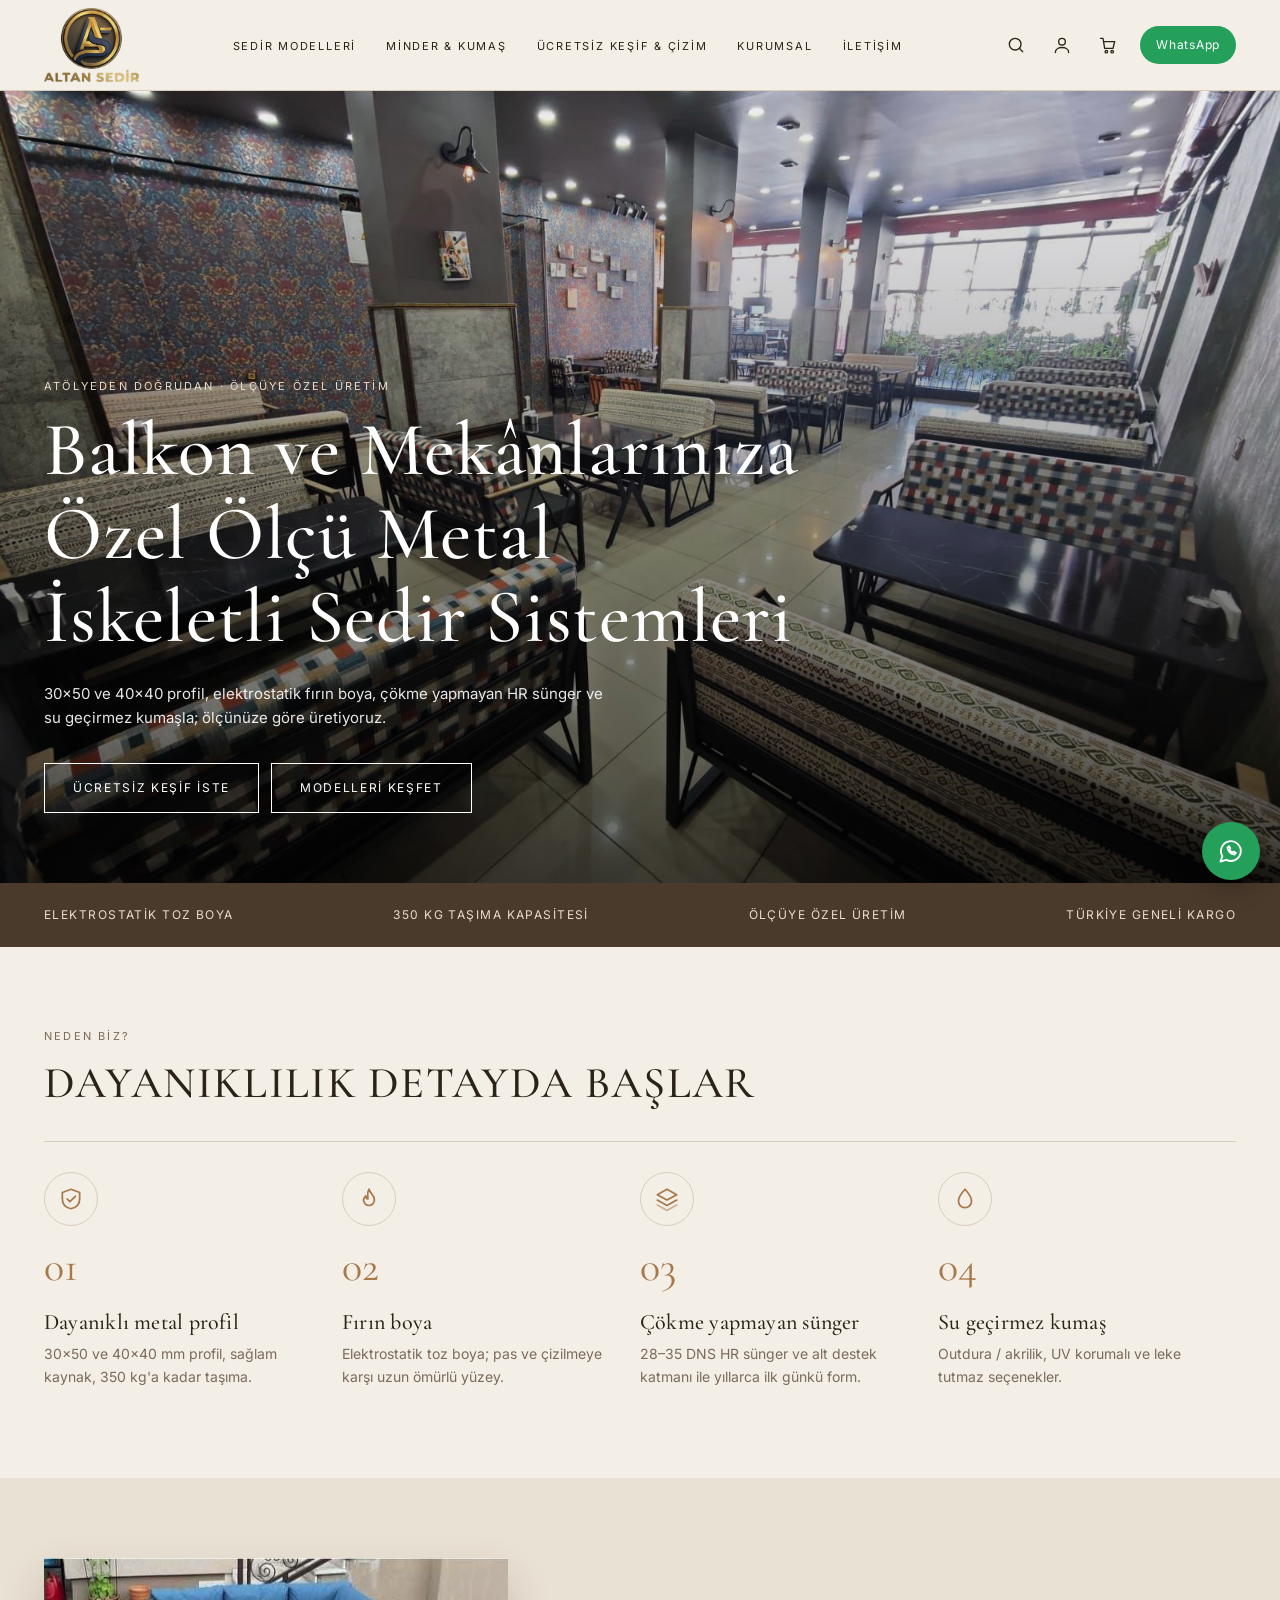
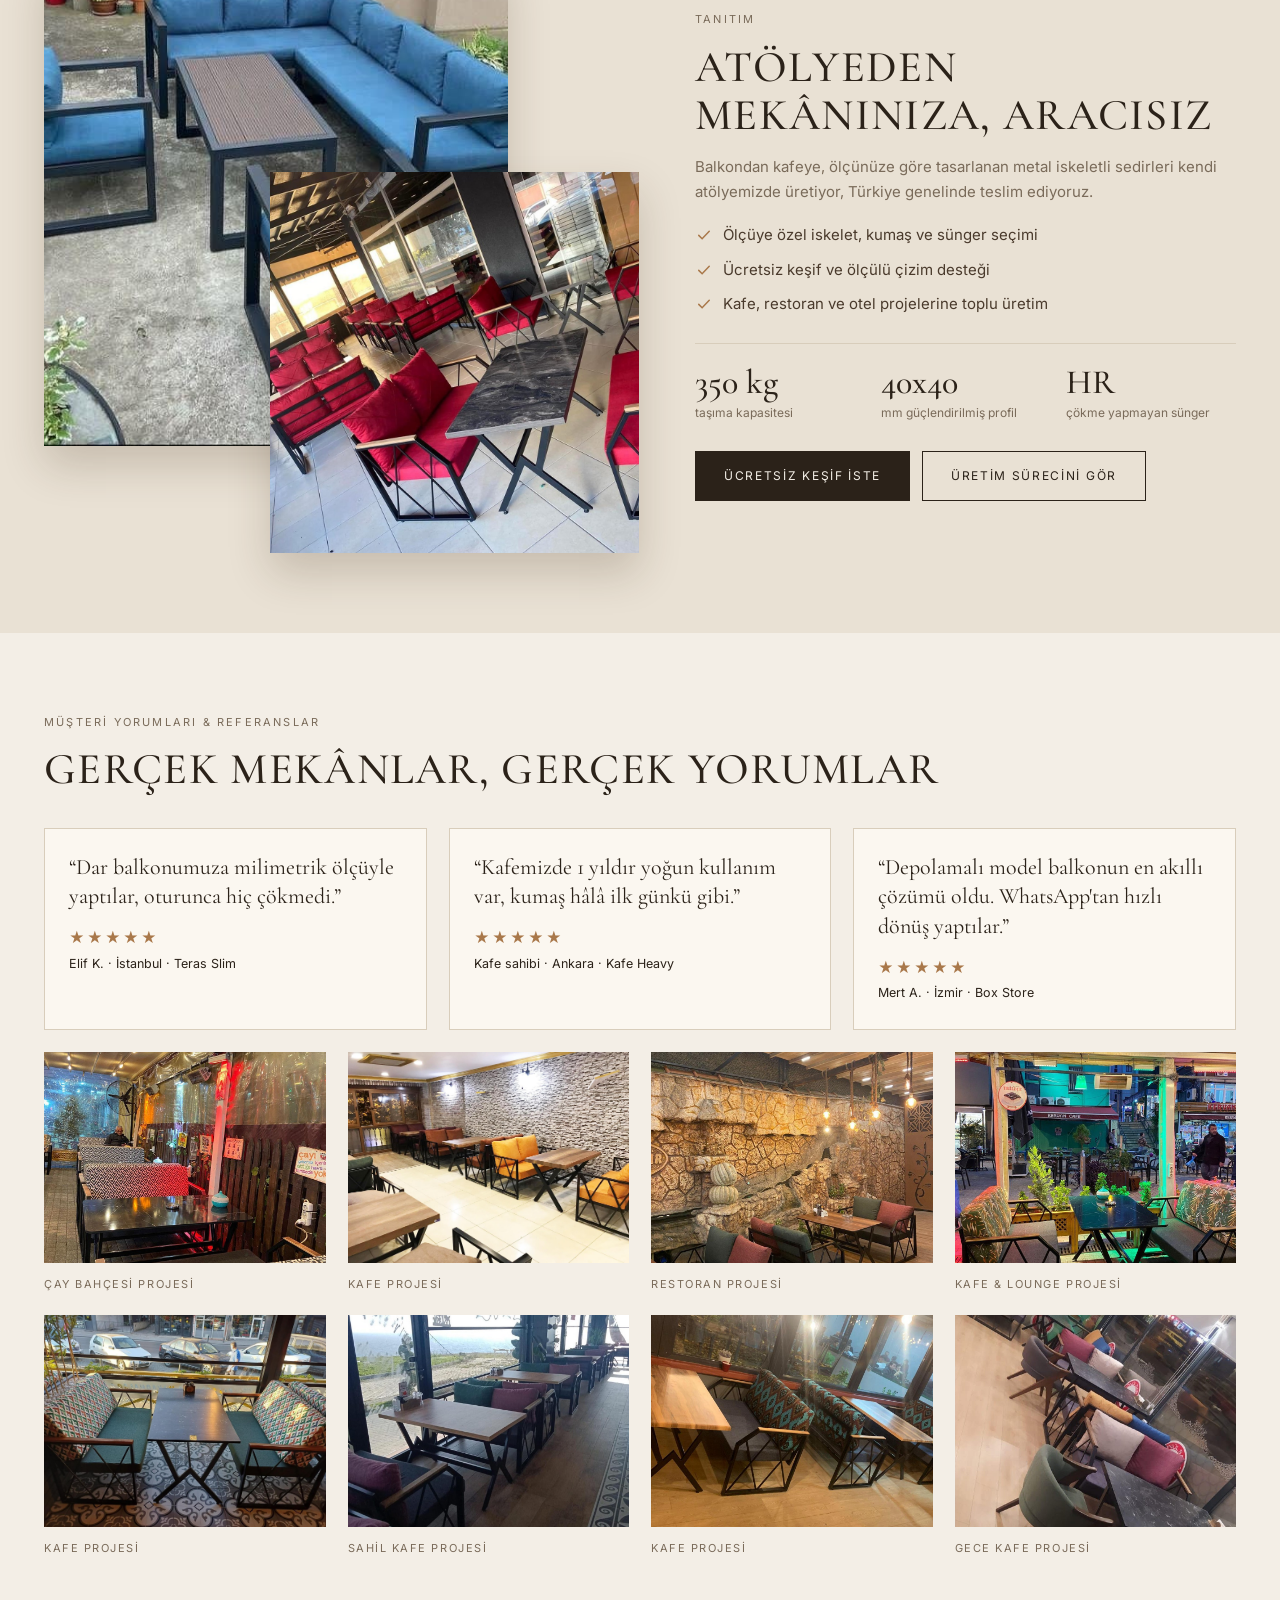
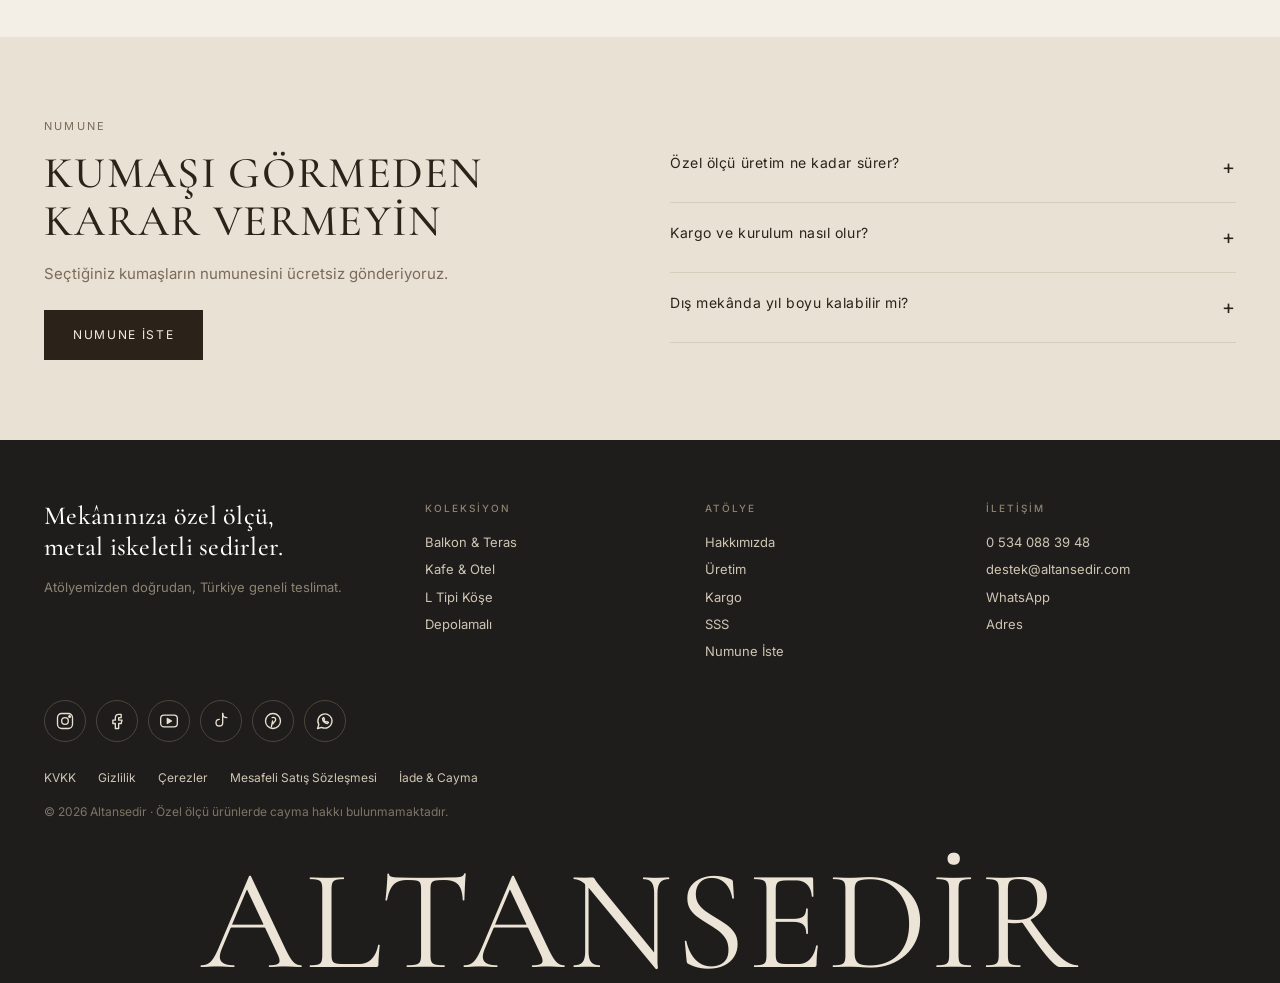
<file: index.html>
<!doctype html><html lang="tr"><head><meta charset="utf-8"><meta name="viewport" content="width=device-width,initial-scale=1">
<title>Altansedir — Özel Ölçü Metal İskeletli Sedir</title>
<meta name="description" content="Balkon, bahçe, ev ve kafe için özel ölçü metal profil iskeletli sedir sistemleri. Elektrostatik boya, HR sünger, su geçirmez kumaş.">
<link rel="preconnect" href="https://fonts.googleapis.com"><link href="https://fonts.googleapis.com/css2?family=Cormorant+Garamond:wght@400;500;600&family=Inter:wght@400;500&display=swap" rel="stylesheet">
<link rel="stylesheet" href="assets/style.css"></head><body>
<div id="hdr"></div>
<section class="hero" style="padding:0" data-photo="hero" data-keep><div class="art" id="heroart"></div><div class="wrap"><span class="eyebrow" style="color:#e9dcc8">Atölyeden doğrudan · Ölçüye özel üretim</span>
<h1>Balkon ve Mekânlarınıza Özel Ölçü Metal İskeletli Sedir Sistemleri</h1>
<p>30x50 ve 40x40 profil, elektrostatik fırın boya, çökme yapmayan HR sünger ve su geçirmez kumaşla; ölçünüze göre üretiyoruz.</p>
<a class="btn light" href="ozel-olcu.html">Ücretsiz Keşif İste</a> <a class="btn light" href="sedir-modelleri.html" style="margin-left:8px">Modelleri Keşfet</a></div></section>
<div class="trust"><div class="wrap"><span>Elektrostatik toz boya</span><span>350 kg taşıma kapasitesi</span><span>Ölçüye özel üretim</span><span>Türkiye geneli kargo</span></div></div>







<section><div class="wrap"><span class="eyebrow">Neden Biz?</span><h2 style="margin-bottom:34px">Dayanıklılık detayda başlar</h2>
<div class="why"><div><div class="wi"><svg width="26" height="26" viewBox="0 0 24 24" fill="none" stroke="currentColor" stroke-width="1.6" stroke-linecap="round" stroke-linejoin="round"><path d="M12 3l8 3v6c0 5-3.5 8-8 9-4.5-1-8-4-8-9V6z"/><path d="M8.5 12l2.5 2.5L16 9.5"/></svg></div><span class="n">01</span><h3>Dayanıklı metal profil</h3><p>30x50 ve 40x40 mm profil, sağlam kaynak, 350 kg'a kadar taşıma.</p></div><div><div class="wi"><svg width="26" height="26" viewBox="0 0 24 24" fill="none" stroke="currentColor" stroke-width="1.6" stroke-linecap="round" stroke-linejoin="round"><path d="M12 3c1 4 5 5 5 10a5 5 0 0 1-10 0c0-2 1-3 2-4 0 2 1 3 2 3 0-3-1-6 1-9z"/></svg></div><span class="n">02</span><h3>Fırın boya</h3><p>Elektrostatik toz boya; pas ve çizilmeye karşı uzun ömürlü yüzey.</p></div><div><div class="wi"><svg width="26" height="26" viewBox="0 0 24 24" fill="none" stroke="currentColor" stroke-width="1.6" stroke-linecap="round" stroke-linejoin="round"><path d="M12 3l9 5-9 5-9-5z"/><path d="M3 13l9 5 9-5"/><path d="M3 17.5l9 5 9-5" opacity=".5"/></svg></div><span class="n">03</span><h3>Çökme yapmayan sünger</h3><p>28–35 DNS HR sünger ve alt destek katmanı ile yıllarca ilk günkü form.</p></div><div><div class="wi"><svg width="26" height="26" viewBox="0 0 24 24" fill="none" stroke="currentColor" stroke-width="1.6" stroke-linecap="round" stroke-linejoin="round"><path d="M12 3s6 6.5 6 11a6 6 0 0 1-12 0c0-4.5 6-11 6-11z"/></svg></div><span class="n">04</span><h3>Su geçirmez kumaş</h3><p>Outdura / akrilik, UV korumalı ve leke tutmaz seçenekler.</p></div></div></div></section>
<section style="background:var(--bg2)"><div class="wrap promo"><div class="collage"><div class="p1" data-photo="promo-1"></div><div class="p2" data-photo="promo-2"></div></div>
<div><span class="eyebrow">Tanıtım</span><h2>Atölyeden mekânınıza, aracısız</h2><p style="margin-top:16px;color:var(--mut)">Balkondan kafeye, ölçünüze göre tasarlanan metal iskeletli sedirleri kendi atölyemizde üretiyor, Türkiye genelinde teslim ediyoruz.</p>
<ul class="ticks"><li><svg width="18" height="18" viewBox="0 0 24 24" fill="none" stroke="currentColor" stroke-width="2" stroke-linecap="round"><path d="M5 12.5l4.5 4.5L19 7"/></svg><span>Ölçüye özel iskelet, kumaş ve sünger seçimi</span></li><li><svg width="18" height="18" viewBox="0 0 24 24" fill="none" stroke="currentColor" stroke-width="2" stroke-linecap="round"><path d="M5 12.5l4.5 4.5L19 7"/></svg><span>Ücretsiz keşif ve ölçülü çizim desteği</span></li><li><svg width="18" height="18" viewBox="0 0 24 24" fill="none" stroke="currentColor" stroke-width="2" stroke-linecap="round"><path d="M5 12.5l4.5 4.5L19 7"/></svg><span>Kafe, restoran ve otel projelerine toplu üretim</span></li></ul>
<div class="stats"><div><b>350 kg</b><span>taşıma kapasitesi</span></div><div><b>40x40</b><span>mm güçlendirilmiş profil</span></div><div><b>HR</b><span>çökme yapmayan sünger</span></div></div>
<a class="btn fill" href="ozel-olcu.html">Ücretsiz Keşif İste</a> <a class="btn" style="margin-left:8px" href="kurumsal.html#uretim">Üretim Sürecini Gör</a></div></div></section>



<section><div class="wrap"><span class="eyebrow">Müşteri Yorumları & Referanslar</span><h2 style="margin-bottom:34px">Gerçek mekânlar, gerçek yorumlar</h2>
<div class="grid g3">
<div class="quote"><p>“Dar balkonumuza milimetrik ölçüyle yaptılar, oturunca hiç çökmedi.”</p><span class="stars">★★★★★</span><br><small>Elif K. · İstanbul · Teras Slim</small></div>
<div class="quote"><p>“Kafemizde 1 yıldır yoğun kullanım var, kumaş hâlâ ilk günkü gibi.”</p><span class="stars">★★★★★</span><br><small>Kafe sahibi · Ankara · Kafe Heavy</small></div>
<div class="quote"><p>“Depolamalı model balkonun en akıllı çözümü oldu. WhatsApp'tan hızlı dönüş yaptılar.”</p><span class="stars">★★★★★</span><br><small>Mert A. · İzmir · Box Store</small></div></div>
<div class="grid g4" style="margin-top:22px" id="refs"></div></div></section>

<section style="background:var(--bg2)"><div class="wrap split"><div><span class="eyebrow">Numune</span><h2>Kumaşı görmeden karar vermeyin</h2><p style="margin:16px 0 24px;color:var(--mut)">Seçtiğiniz kumaşların numunesini ücretsiz gönderiyoruz.</p><a class="btn fill" href="minder-kumas.html#kartela">Numune İste</a></div>
<div class="faq"><details><summary>Özel ölçü üretim ne kadar sürer?</summary><p>Onaydan sonra genellikle 7–12 iş günü içinde üretilir ve sevk edilir.</p></details><details><summary>Kargo ve kurulum nasıl olur?</summary><p>Türkiye geneline demonte sevk edilir; kurulum kılavuzu ve video ile kolayca monte edilir.</p></details><details><summary>Dış mekânda yıl boyu kalabilir mi?</summary><p>UV korumalı kumaş ve boyalı iskelet dış mekâna uygundur; kışın yağmurluk kılıfı önerilir.</p></details></div></div></section>
<div id="ftr"></div>
<script src="assets/app.js"></script><script>
document.addEventListener('DOMContentLoaded',()=>{

 const grads=['#8b6a4a,#4a3a2c','#a9886a,#5d4733','#7d6a55,#352a20','#b49573,#6b5238','#938066,#40352a'];
  $('#heroart').innerHTML=sofaSVG('#1d1d1d','#d9c9a3',{wood:1});
 const card=p=>`<a class="card" href="urun.html?id=${p.id}"><div class="thumb" data-photo="urun-${p.id}">${sofaSVG(FRAMES[p.frame].c,FABRICS.find(f=>f[3]===p.fabric)[2],{wood:p.wood,l:p.l})}</div><div class="cap"><span>${p.name}</span><span>${money(p.per*150)}'den</span></div></a>`;
 
 $('#refs').innerHTML=['Çay bahçesi projesi','Kafe projesi','Restoran projesi','Kafe & lounge projesi','Kafe projesi','Sahil kafe projesi','Kafe projesi','Gece kafe projesi'].map((t,i)=>`<div class="card"><div class="thumb land" data-photo="referans-${i+1}" style="background:linear-gradient(160deg,#d9ccb4,#b59d7c)">${sofaSVG(FRAMES[i%3].c,FABRICS[(i*3)%16][2],{wood:i%2})}</div><div class="cap"><span>${t}</span></div></div>`).join('');
 });
</script></body></html>
</file>
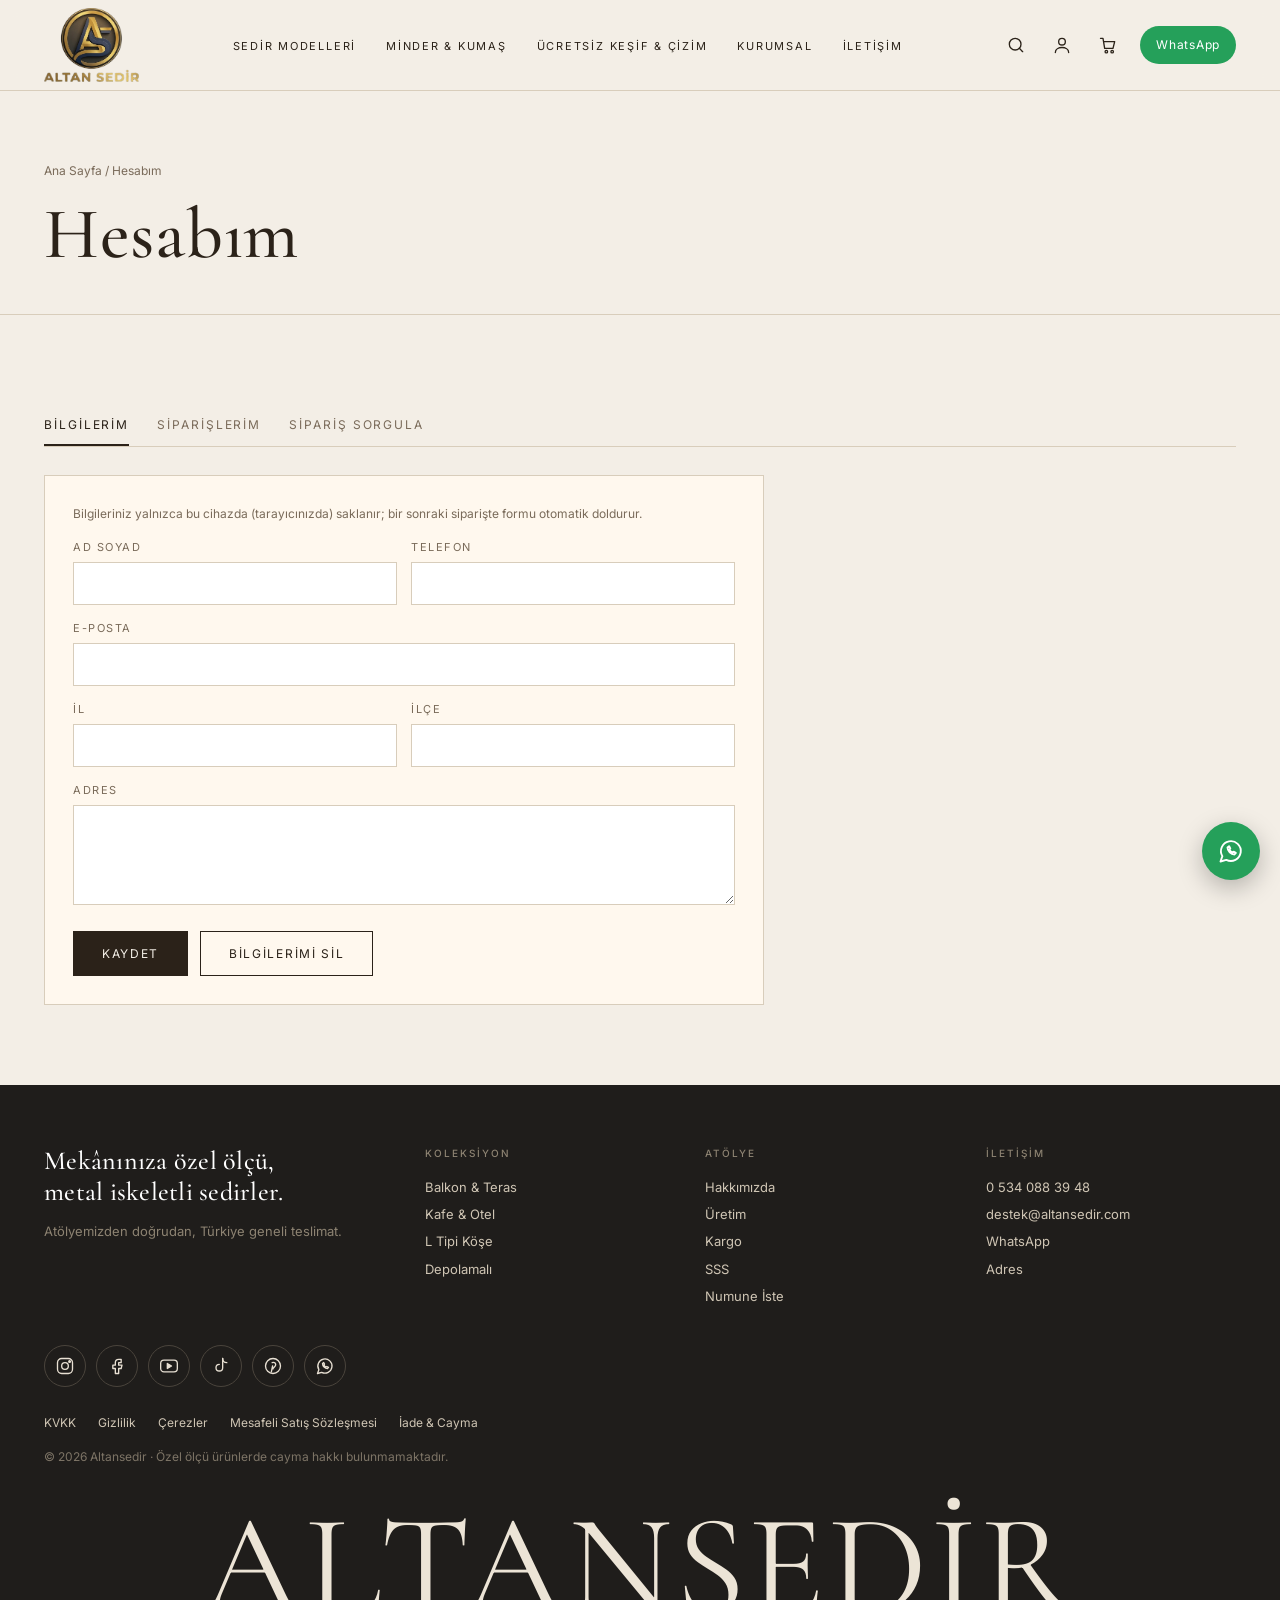
<file: hesabim.html>
<!doctype html><html lang="tr"><head><meta charset="utf-8"><meta name="viewport" content="width=device-width,initial-scale=1">
<title>Hesabım — Altansedir</title><meta name="description" content="Hesap bilgileriniz ve siparişleriniz.">
<link rel="preconnect" href="https://fonts.googleapis.com"><link href="https://fonts.googleapis.com/css2?family=Cormorant+Garamond:wght@400;500;600&family=Inter:wght@400;500&display=swap" rel="stylesheet">
<link rel="stylesheet" href="assets/style.css"></head><body><div id="hdr"></div>
<div class="pagehead"><div class="wrap"><div class="crumbs">Ana Sayfa / Hesabım</div><h1 style="font-size:clamp(40px,6vw,72px)">Hesabım</h1></div></div><section style="padding-top:30px"><div class="wrap"><div class="tabs"><button class="on" data-t="bilgi">Bilgilerim</button><button data-t="siparis">Siparişlerim</button><button data-t="sorgu">Sipariş Sorgula</button></div>
<div><div class="pane on" id="bilgi"><form class="form cfg" id="af" style="max-width:720px"><p class="note">Bilgileriniz yalnızca bu cihazda (tarayıcınızda) saklanır; bir sonraki siparişte formu otomatik doldurur.</p><div class="row2"><div><label>Ad Soyad</label><input name="ad"></div><div><label>Telefon</label><input name="tel" type="tel"></div></div><label>E-posta</label><input name="mail" type="email"><div class="row2"><div><label>İl</label><input name="il"></div><div><label>İlçe</label><input name="ilce"></div></div><label>Adres</label><textarea name="adres"></textarea><p style="margin-top:18px"><button class="btn fill">Kaydet</button> <button type="button" class="btn" id="clr" style="margin-left:8px">Bilgilerimi Sil</button></p></form></div>
<div class="pane" id="siparis"><div id="ol"></div></div>
<div class="pane" id="sorgu"><form class="form cfg" id="qf" style="max-width:520px"><p class="note">Sipariş numaranızı (TS-123456) yazın, ekibimize WhatsApp ile iletelim.</p><label>Sipariş numarası</label><input name="no" required placeholder="TS-123456"><p style="margin-top:18px"><button class="btn wa">Durumu Sor</button></p></form></div></div></div></section>
<div id="ftr"></div><script src="assets/app.js"></script><script>
document.addEventListener('DOMContentLoaded',()=>{
 const a=store.get('ts_account',{});const f=$('#af');for(const k in a){if(f.elements[k])f.elements[k].value=a[k]}
 f.onsubmit=e=>{e.preventDefault();store.set('ts_account',Object.fromEntries(new FormData(f)));toast('Bilgileriniz kaydedildi.')};
 $('#clr').onclick=()=>{store.set('ts_account',{});f.reset();toast('Bilgiler silindi.')};
 const o=store.get('ts_orders',[]);
 $('#ol').innerHTML=o.length?o.map(x=>`<div class="quote" style="margin-bottom:14px"><b>${x.no}</b> <span class="note">· ${x.date}</span><p style="font-size:16px;font-family:Inter;margin:8px 0">${x.items.map(i=>i.name+' ×'+i.qty).join(', ')}</p><b>${money(x.total)}</b> <span class="note">· ${x.odeme}</span><p style="margin-top:10px"><button class="btn" data-no="${x.no}" style="padding:8px 16px">Durumu Sor</button></p></div>`).join(''):'<p>Henüz siparişiniz yok. <a href="sedir-modelleri.html" style="text-decoration:underline">Modelleri keşfedin.</a></p>';
 $('#ol').onclick=e=>{const b=e.target.closest('[data-no]');if(b)wa('Merhaba, '+b.dataset.no+' numaralı siparişimin durumunu öğrenmek istiyorum.')};
 $('#qf').onsubmit=e=>{e.preventDefault();wa('Merhaba, '+e.target.no.value+' numaralı siparişimin durumunu öğrenmek istiyorum.')};
});
</script></body></html>
</file>
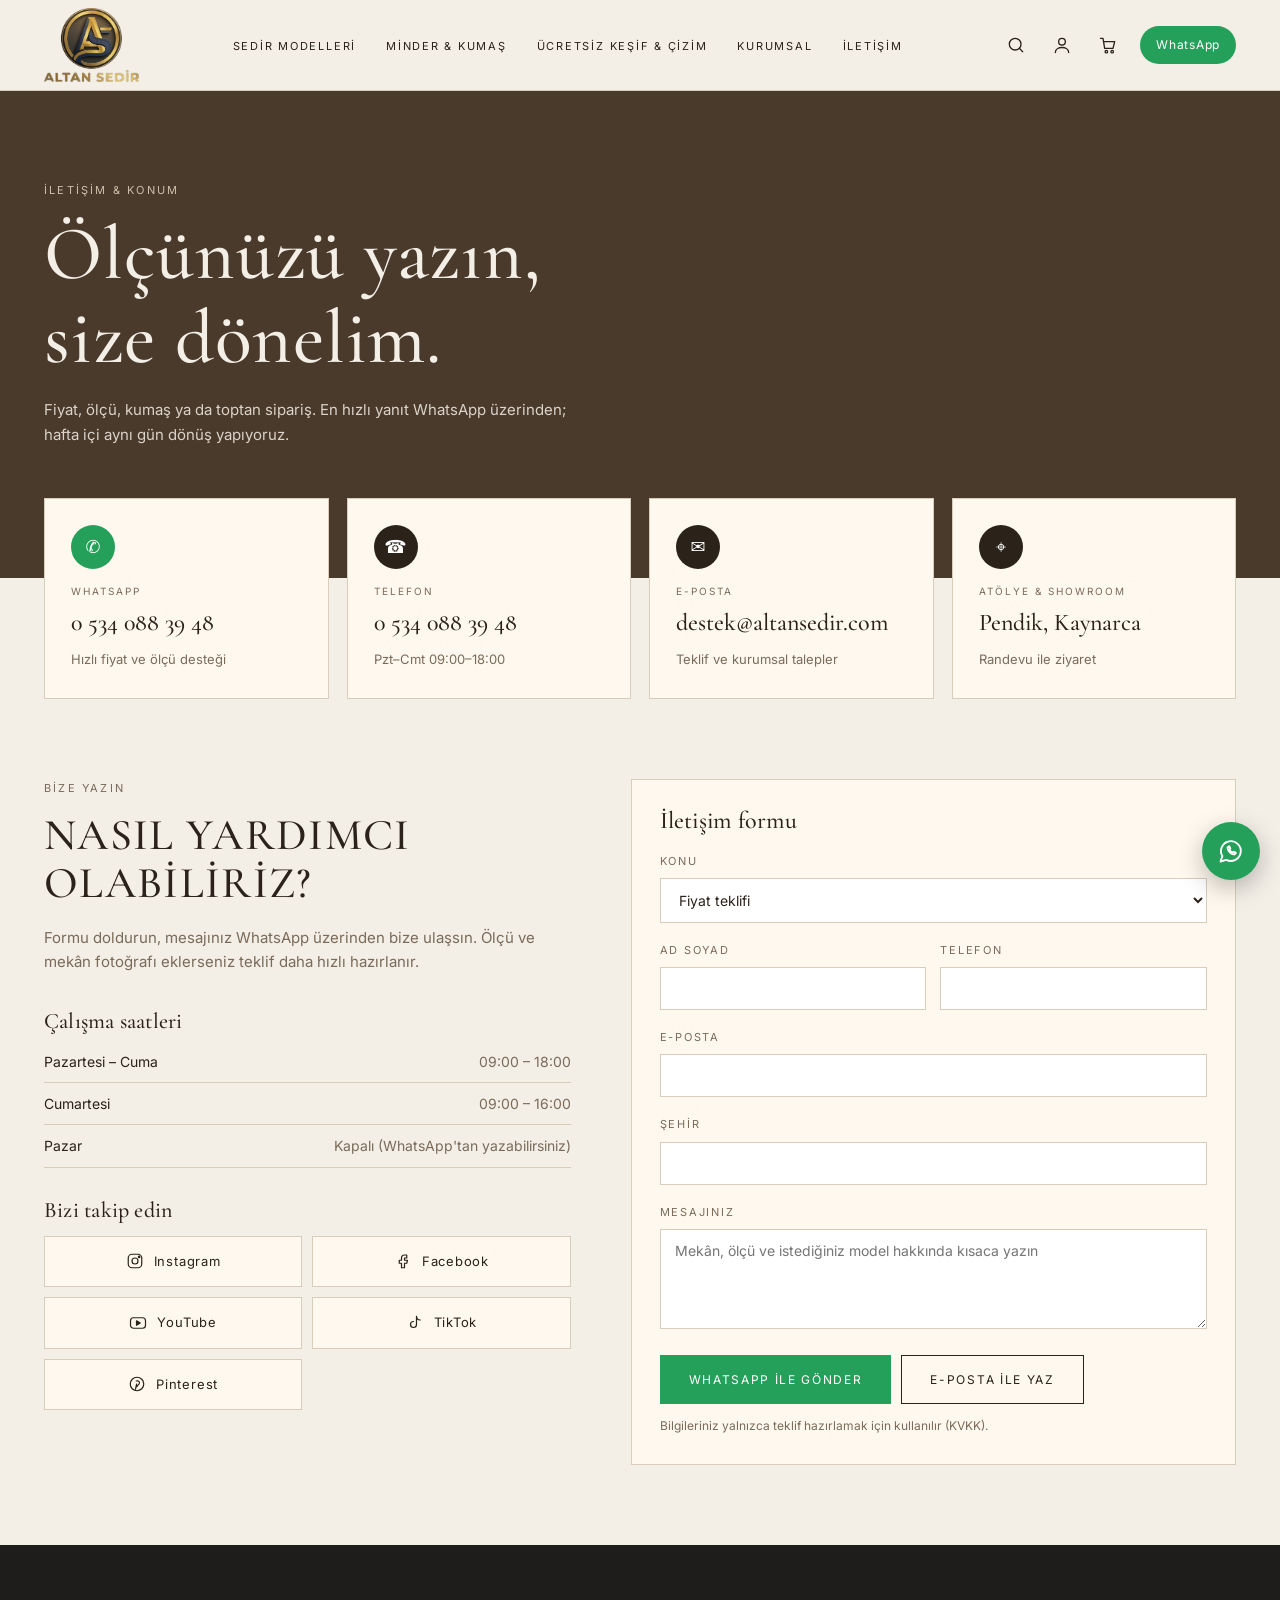
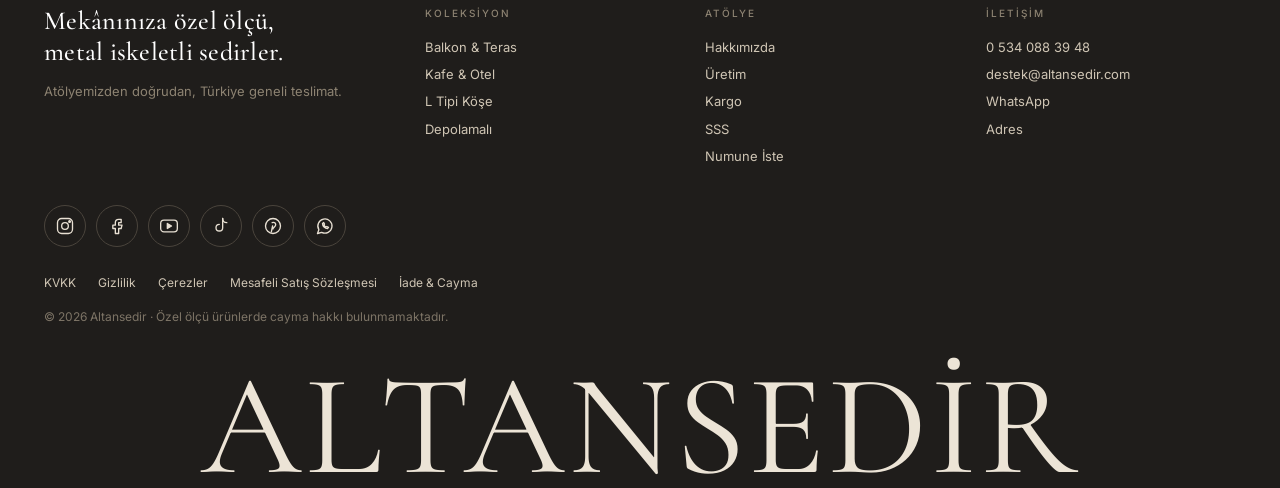
<file: iletisim.html>
<!doctype html><html lang="tr"><head><meta charset="utf-8"><meta name="viewport" content="width=device-width,initial-scale=1">
<title>İletişim — Altansedir</title><meta name="description" content="Adres, telefon, harita ve iletişim formu.">
<link rel="preconnect" href="https://fonts.googleapis.com"><link href="https://fonts.googleapis.com/css2?family=Cormorant+Garamond:wght@400;500;600&family=Inter:wght@400;500&display=swap" rel="stylesheet">
<link rel="stylesheet" href="assets/style.css"></head><body><div id="hdr"></div>
<section class="chero"><div class="wrap"><span class="eyebrow" style="color:#cdbfa8">İletişim & Konum</span><h1 style="font-size:clamp(40px,6vw,76px)">Ölçünüzü yazın,<br>size dönelim.</h1><p>Fiyat, ölçü, kumaş ya da toptan sipariş. En hızlı yanıt WhatsApp üzerinden; hafta içi aynı gün dönüş yapıyoruz.</p></div></section>
<div class="wrap"><div class="cards">
<a class="ccard wa" href="#" onclick="wa('Merhaba, fiyat almak istiyorum.');return false"><div class="ic">✆</div><small>WhatsApp</small><b>0 534 088 39 48</b><span>Hızlı fiyat ve ölçü desteği</span></a>
<a class="ccard" href="tel:+905340883948"><div class="ic">☎</div><small>Telefon</small><b>0 534 088 39 48</b><span>Pzt–Cmt 09:00–18:00</span></a>
<a class="ccard" href="mailto:destek@altansedir.com"><div class="ic">✉</div><small>E-posta</small><b>destek@altansedir.com</b><span>Teklif ve kurumsal talepler</span></a>
<div class="ccard"><div class="ic">⌖</div><small>Atölye & Showroom</small><b>Pendik, Kaynarca</b><span>Randevu ile ziyaret</span></div></div></div>

<section><div class="wrap cform"><div><span class="eyebrow">Bize yazın</span><h2 style="margin-bottom:18px">Nasıl yardımcı olabiliriz?</h2><p style="color:var(--mut)">Formu doldurun, mesajınız WhatsApp üzerinden bize ulaşsın. Ölçü ve mekân fotoğrafı eklerseniz teklif daha hızlı hazırlanır.</p>
<h3 style="margin:34px 0 8px;font-size:22px">Çalışma saatleri</h3><table class="hours"><tr><td>Pazartesi – Cuma</td><td>09:00 – 18:00</td></tr><tr><td>Cumartesi</td><td>09:00 – 16:00</td></tr><tr><td>Pazar</td><td>Kapalı (WhatsApp'tan yazabilirsiniz)</td></tr></table>
<h3 style="margin:30px 0 4px;font-size:22px">Bizi takip edin</h3><div class="socbig" id="socbig"></div></div>
<form class="cfg" onsubmit="return sendForm(event,'İletişim Formu')"><h3>İletişim formu</h3>
<label>Konu</label><select name="Konu"><option>Fiyat teklifi</option><option>Özel ölçü sipariş</option><option>Kafe / otel / toptan</option><option>Kumaş numunesi</option><option>Sipariş takibi</option><option>Diğer</option></select>
<div class="row2"><div><label>Ad Soyad</label><input name="Ad Soyad" required></div><div><label>Telefon</label><input name="Telefon" type="tel" required></div></div>
<label>E-posta</label><input name="E-posta" type="email"><label>Şehir</label><input name="Şehir"><label>Mesajınız</label><textarea name="Mesaj" placeholder="Mekân, ölçü ve istediğiniz model hakkında kısaca yazın" required></textarea>
<p style="margin-top:18px;display:flex;gap:10px;flex-wrap:wrap"><button class="btn wa">WhatsApp ile Gönder</button><a class="btn" id="mailbtn" href="mailto:destek@altansedir.com">E-posta ile Yaz</a></p><p class="note" style="margin-top:12px">Bilgileriniz yalnızca teklif hazırlamak için kullanılır (KVKK).</p></form></div></section>

<script>document.addEventListener('DOMContentLoaded',()=>{document.getElementById('socbig').innerHTML=Object.entries(SOCIAL).map(([k,u])=>`<a href="${u}" target="_blank" rel="noopener">${ico(k,18)} ${SOC_LABEL[k]}</a>`).join('')})</script>
<div id="ftr"></div><script src="assets/app.js"></script>
</body></html>
</file>
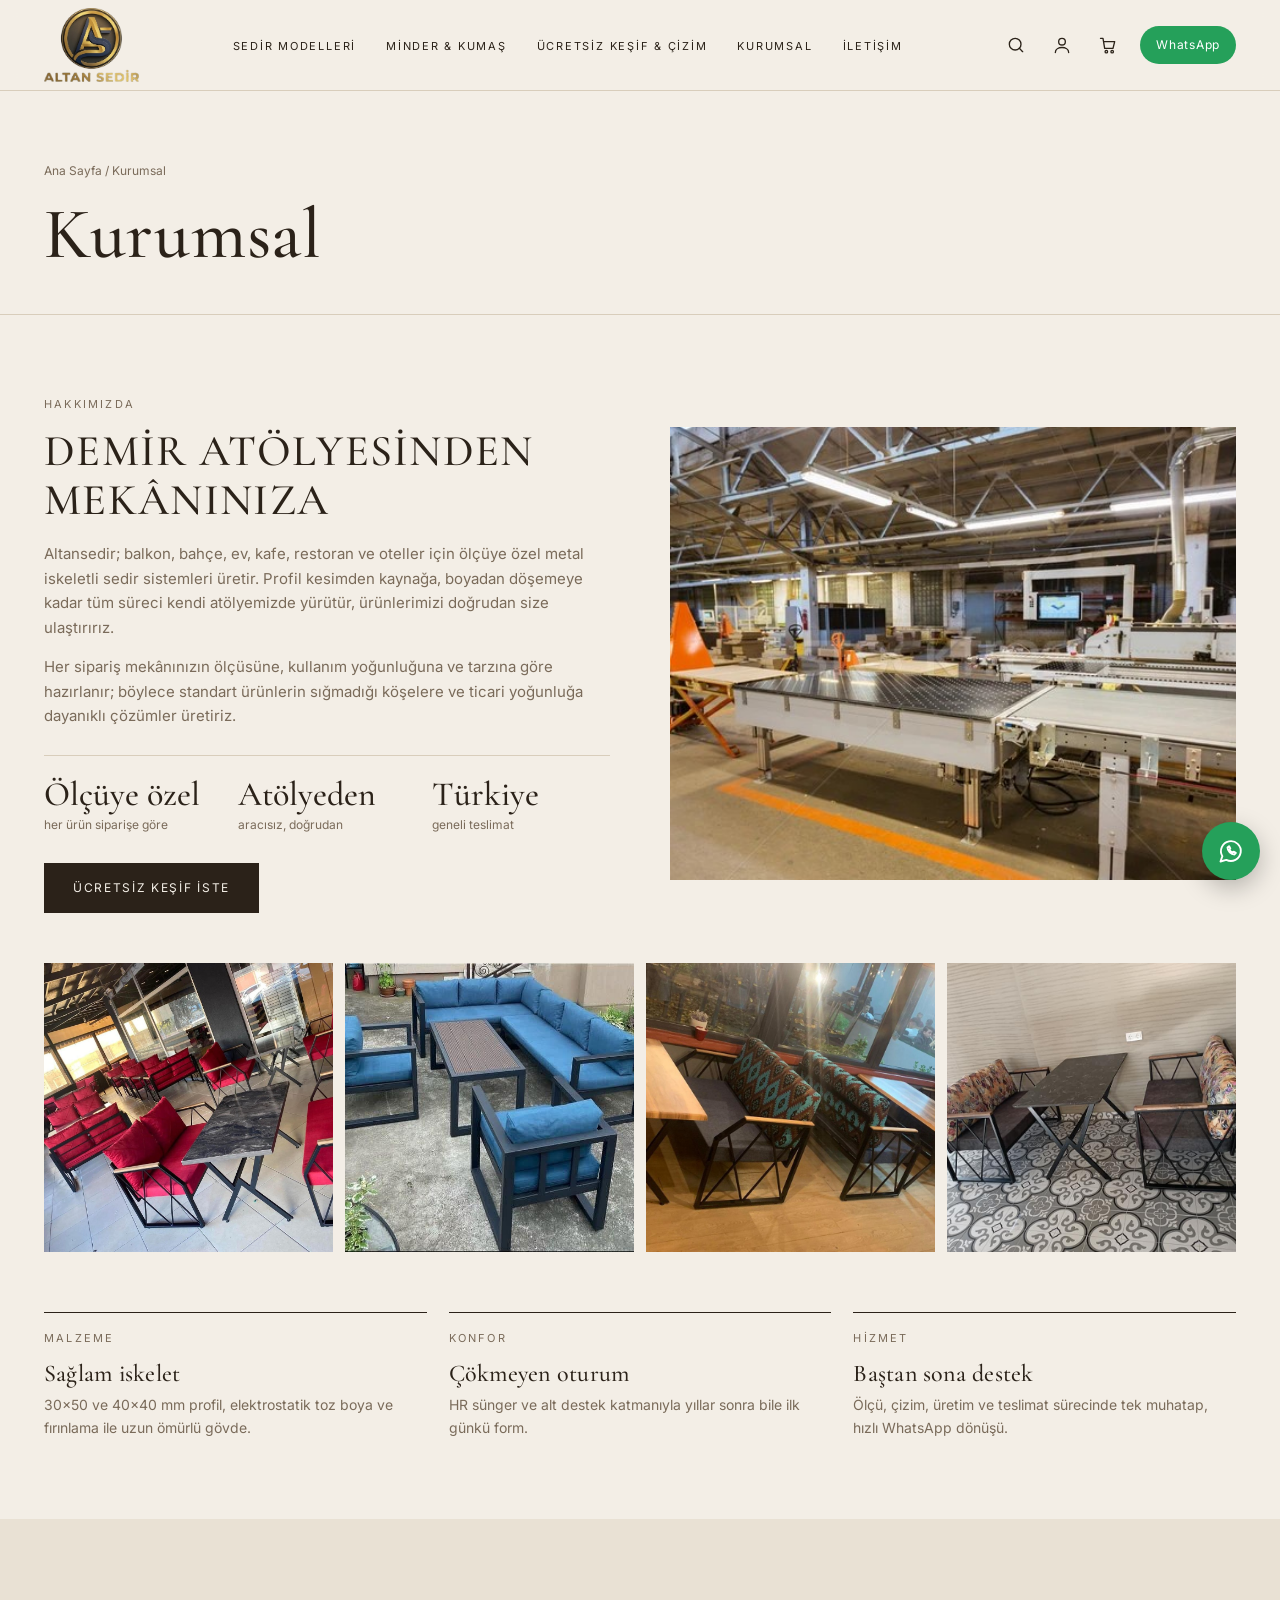
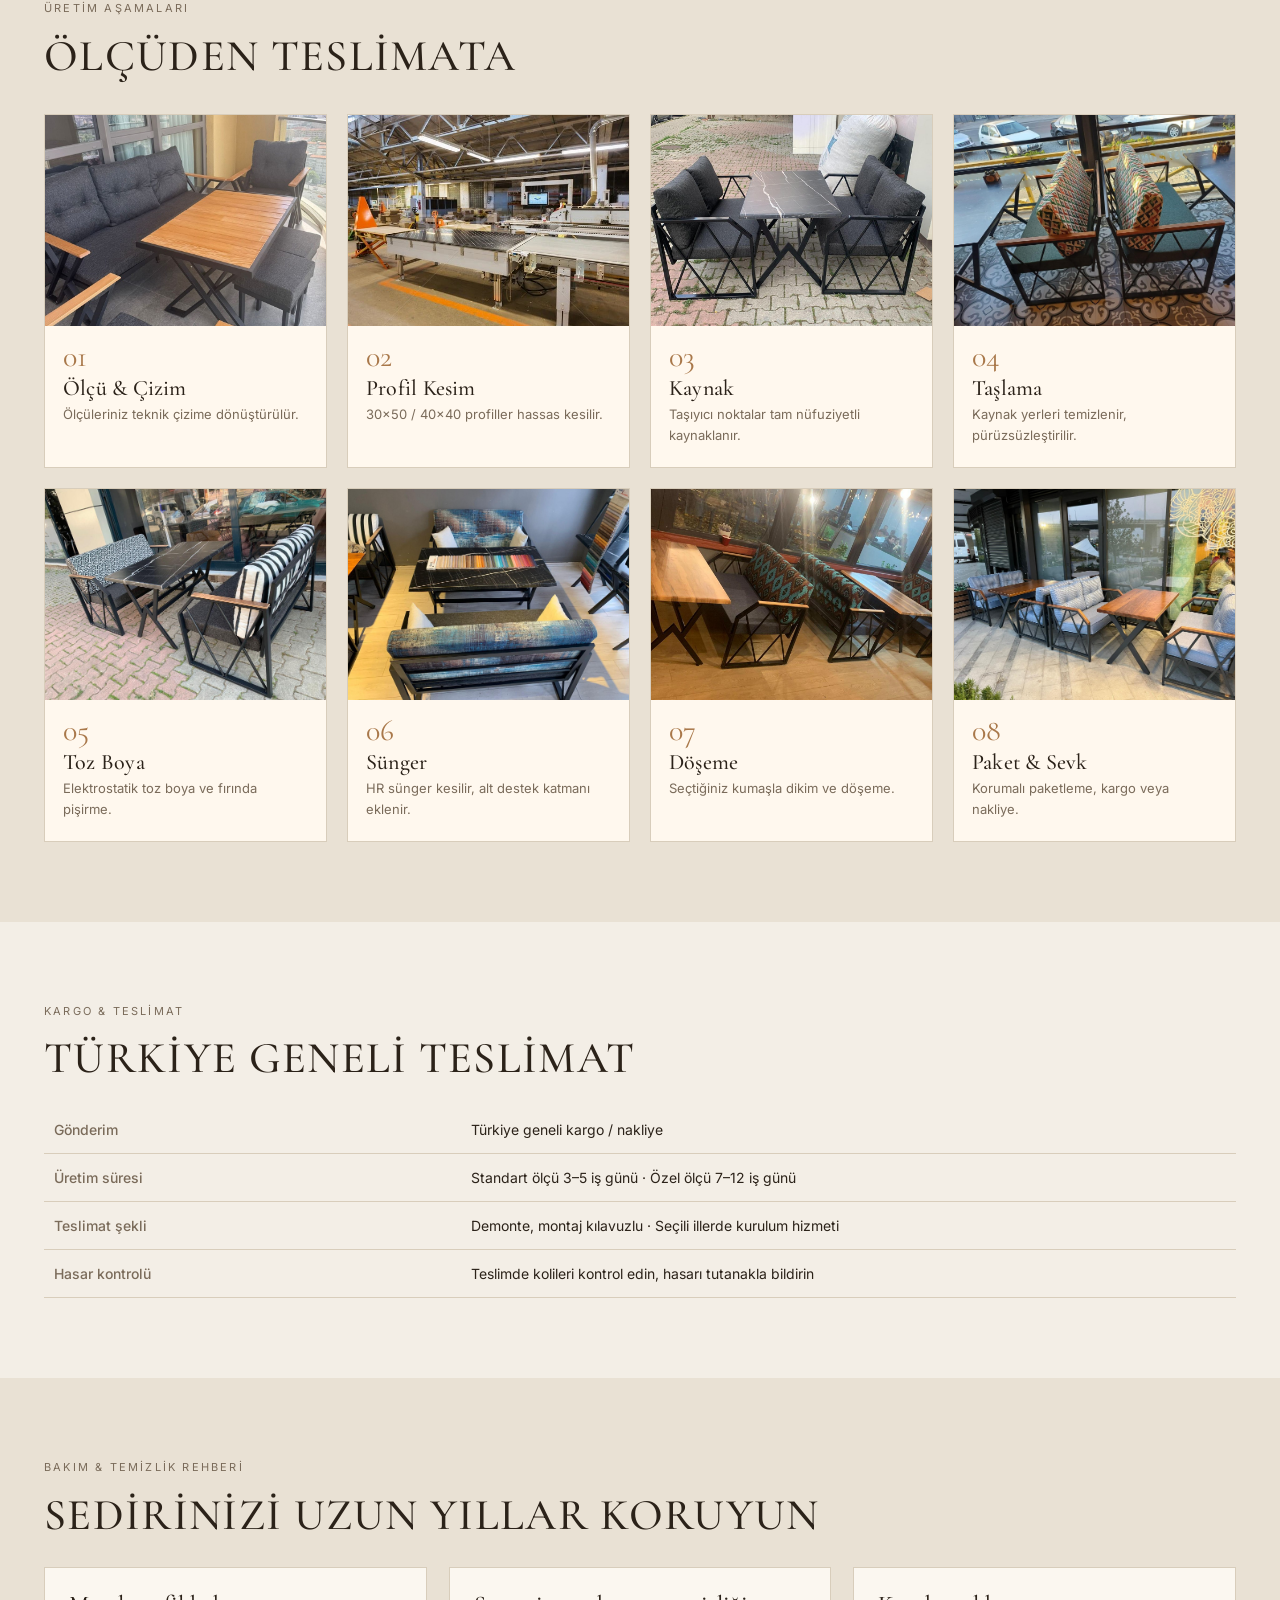
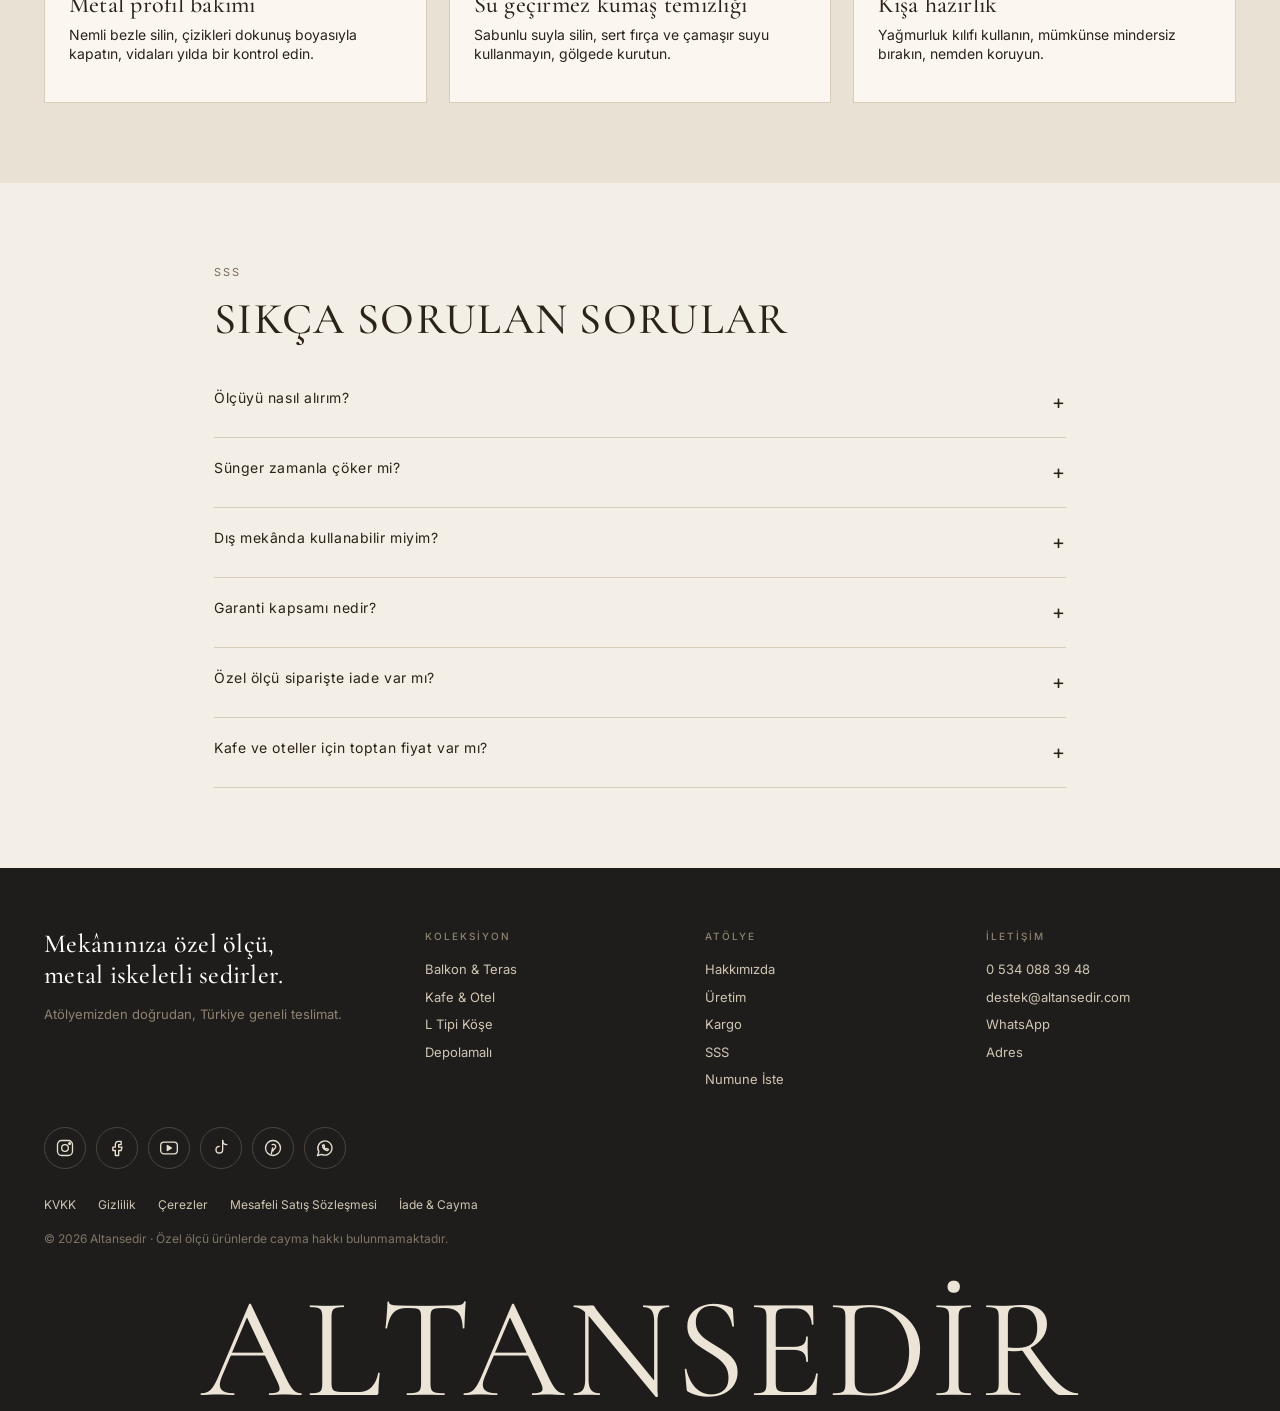
<file: kurumsal.html>
<!doctype html><html lang="tr"><head><meta charset="utf-8"><meta name="viewport" content="width=device-width,initial-scale=1">
<title>Kurumsal — Altansedir</title><meta name="description" content="Hakkımızda, üretim aşamaları, kargo ve sıkça sorulan sorular.">
<link rel="preconnect" href="https://fonts.googleapis.com"><link href="https://fonts.googleapis.com/css2?family=Cormorant+Garamond:wght@400;500;600&family=Inter:wght@400;500&display=swap" rel="stylesheet">
<link rel="stylesheet" href="assets/style.css"></head><body><div id="hdr"></div>
<div class="pagehead"><div class="wrap"><div class="crumbs">Ana Sayfa / Kurumsal</div><h1 style="font-size:clamp(40px,6vw,72px)">Kurumsal</h1></div></div>
<section id="hakkimizda"><div class="wrap"><div class="split"><div><span class="eyebrow">Hakkımızda</span><h2>Demir atölyesinden mekânınıza</h2><p style="margin-top:18px;color:var(--mut)">Altansedir; balkon, bahçe, ev, kafe, restoran ve oteller için ölçüye özel metal iskeletli sedir sistemleri üretir. Profil kesimden kaynağa, boyadan döşemeye kadar tüm süreci kendi atölyemizde yürütür, ürünlerimizi doğrudan size ulaştırırız.</p><p style="margin-top:14px;color:var(--mut)">Her sipariş mekânınızın ölçüsüne, kullanım yoğunluğuna ve tarzına göre hazırlanır; böylece standart ürünlerin sığmadığı köşelere ve ticari yoğunluğa dayanıklı çözümler üretiriz.</p>
<div class="stats"><div><b>Ölçüye özel</b><span>her ürün siparişe göre</span></div><div><b>Atölyeden</b><span>aracısız, doğrudan</span></div><div><b>Türkiye</b><span>geneli teslimat</span></div></div><a class="btn fill" href="ozel-olcu.html">Ücretsiz Keşif İste</a></div>
<div class="big" data-photo="atolye" style="aspect-ratio:5/4"></div></div>
<div class="mosaic" style="margin-top:50px"><div data-photo="hak-1"></div><div data-photo="hak-2"></div><div data-photo="hak-3"></div><div data-photo="hak-4"></div></div>
<div class="vals" style="margin-top:60px"><div><span class="eyebrow">Malzeme</span><h3>Sağlam iskelet</h3><p>30x50 ve 40x40 mm profil, elektrostatik toz boya ve fırınlama ile uzun ömürlü gövde.</p></div><div><span class="eyebrow">Konfor</span><h3>Çökmeyen oturum</h3><p>HR sünger ve alt destek katmanıyla yıllar sonra bile ilk günkü form.</p></div><div><span class="eyebrow">Hizmet</span><h3>Baştan sona destek</h3><p>Ölçü, çizim, üretim ve teslimat sürecinde tek muhatap, hızlı WhatsApp dönüşü.</p></div></div></div></section>
<section id="uretim" style="background:var(--bg2)"><div class="wrap"><span class="eyebrow">Üretim Aşamaları</span><h2 style="margin-bottom:34px">Ölçüden teslimata</h2><div class="psteps"><div class="pstep"><div class="ph" data-photo="adim-1"></div><div class="tx" data-n="01"><h3>Ölçü & Çizim</h3><p>Ölçüleriniz teknik çizime dönüştürülür.</p></div></div><div class="pstep"><div class="ph" data-photo="adim-2"></div><div class="tx" data-n="02"><h3>Profil Kesim</h3><p>30x50 / 40x40 profiller hassas kesilir.</p></div></div><div class="pstep"><div class="ph" data-photo="adim-3"></div><div class="tx" data-n="03"><h3>Kaynak</h3><p>Taşıyıcı noktalar tam nüfuziyetli kaynaklanır.</p></div></div><div class="pstep"><div class="ph" data-photo="adim-4"></div><div class="tx" data-n="04"><h3>Taşlama</h3><p>Kaynak yerleri temizlenir, pürüzsüzleştirilir.</p></div></div><div class="pstep"><div class="ph" data-photo="adim-5"></div><div class="tx" data-n="05"><h3>Toz Boya</h3><p>Elektrostatik toz boya ve fırında pişirme.</p></div></div><div class="pstep"><div class="ph" data-photo="adim-6"></div><div class="tx" data-n="06"><h3>Sünger</h3><p>HR sünger kesilir, alt destek katmanı eklenir.</p></div></div><div class="pstep"><div class="ph" data-photo="adim-7"></div><div class="tx" data-n="07"><h3>Döşeme</h3><p>Seçtiğiniz kumaşla dikim ve döşeme.</p></div></div><div class="pstep"><div class="ph" data-photo="adim-8"></div><div class="tx" data-n="08"><h3>Paket & Sevk</h3><p>Korumalı paketleme, kargo veya nakliye.</p></div></div></div></div></section>
<section id="kargo"><div class="wrap"><span class="eyebrow">Kargo & Teslimat</span><h2 style="margin-bottom:24px">Türkiye geneli teslimat</h2><table>
<tr><th>Gönderim</th><td>Türkiye geneli kargo / nakliye</td></tr><tr><th>Üretim süresi</th><td>Standart ölçü 3–5 iş günü · Özel ölçü 7–12 iş günü</td></tr><tr><th>Teslimat şekli</th><td>Demonte, montaj kılavuzlu · Seçili illerde kurulum hizmeti</td></tr><tr><th>Hasar kontrolü</th><td>Teslimde kolileri kontrol edin, hasarı tutanakla bildirin</td></tr></table></div></section>
<section id="bakim" style="background:var(--bg2)"><div class="wrap"><span class="eyebrow">Bakım & Temizlik Rehberi</span><h2 style="margin-bottom:28px">Sedirinizi uzun yıllar koruyun</h2><div class="grid g3">
<div class="quote"><h3>Metal profil bakımı</h3><p style="font-family:Inter;font-size:14px;margin-top:8px">Nemli bezle silin, çizikleri dokunuş boyasıyla kapatın, vidaları yılda bir kontrol edin.</p></div>
<div class="quote"><h3>Su geçirmez kumaş temizliği</h3><p style="font-family:Inter;font-size:14px;margin-top:8px">Sabunlu suyla silin, sert fırça ve çamaşır suyu kullanmayın, gölgede kurutun.</p></div>
<div class="quote"><h3>Kışa hazırlık</h3><p style="font-family:Inter;font-size:14px;margin-top:8px">Yağmurluk kılıfı kullanın, mümkünse mindersiz bırakın, nemden koruyun.</p></div></div></div></section>
<section id="sss"><div class="wrap" style="max-width:900px"><span class="eyebrow">SSS</span><h2 style="margin-bottom:24px">Sıkça Sorulan Sorular</h2><div class="faq">
<details><summary>Ölçüyü nasıl alırım?</summary><p>Duvardan duvara genişlik ve derinliği ölçün; emin değilseniz fotoğraf gönderin veya ücretsiz keşif talep edin.</p></details>
<details><summary>Sünger zamanla çöker mi?</summary><p>HR sünger ve alt destek katmanıyla çökme riski çok düşüktür. Yoğun kullanımda 35 DNS önerilir.</p></details>
<details><summary>Dış mekânda kullanabilir miyim?</summary><p>Su geçirmez ve UV korumalı kumaş seçeneğiyle evet; elektrostatik boya paslanmaya karşı koruma sağlar.</p></details>
<details><summary>Garanti kapsamı nedir?</summary><p>İskelet ve döşeme için ayrı garanti süreleri uygulanır; ürün sayfasındaki teknik özelliklere bakın.</p></details>
<details><summary>Özel ölçü siparişte iade var mı?</summary><p>Özel ölçü ürünlerde cayma hakkı bulunmaz; üretim hatalarında ücretsiz değişim yapılır.</p></details>
<details><summary>Kafe ve oteller için toptan fiyat var mı?</summary><p>Evet, Özel Ölçü & Proje sayfasındaki kurumsal teklif formunu doldurun.</p></details></div></div></section>
<div id="ftr"></div><script src="assets/app.js"></script>
</body></html>
</file>
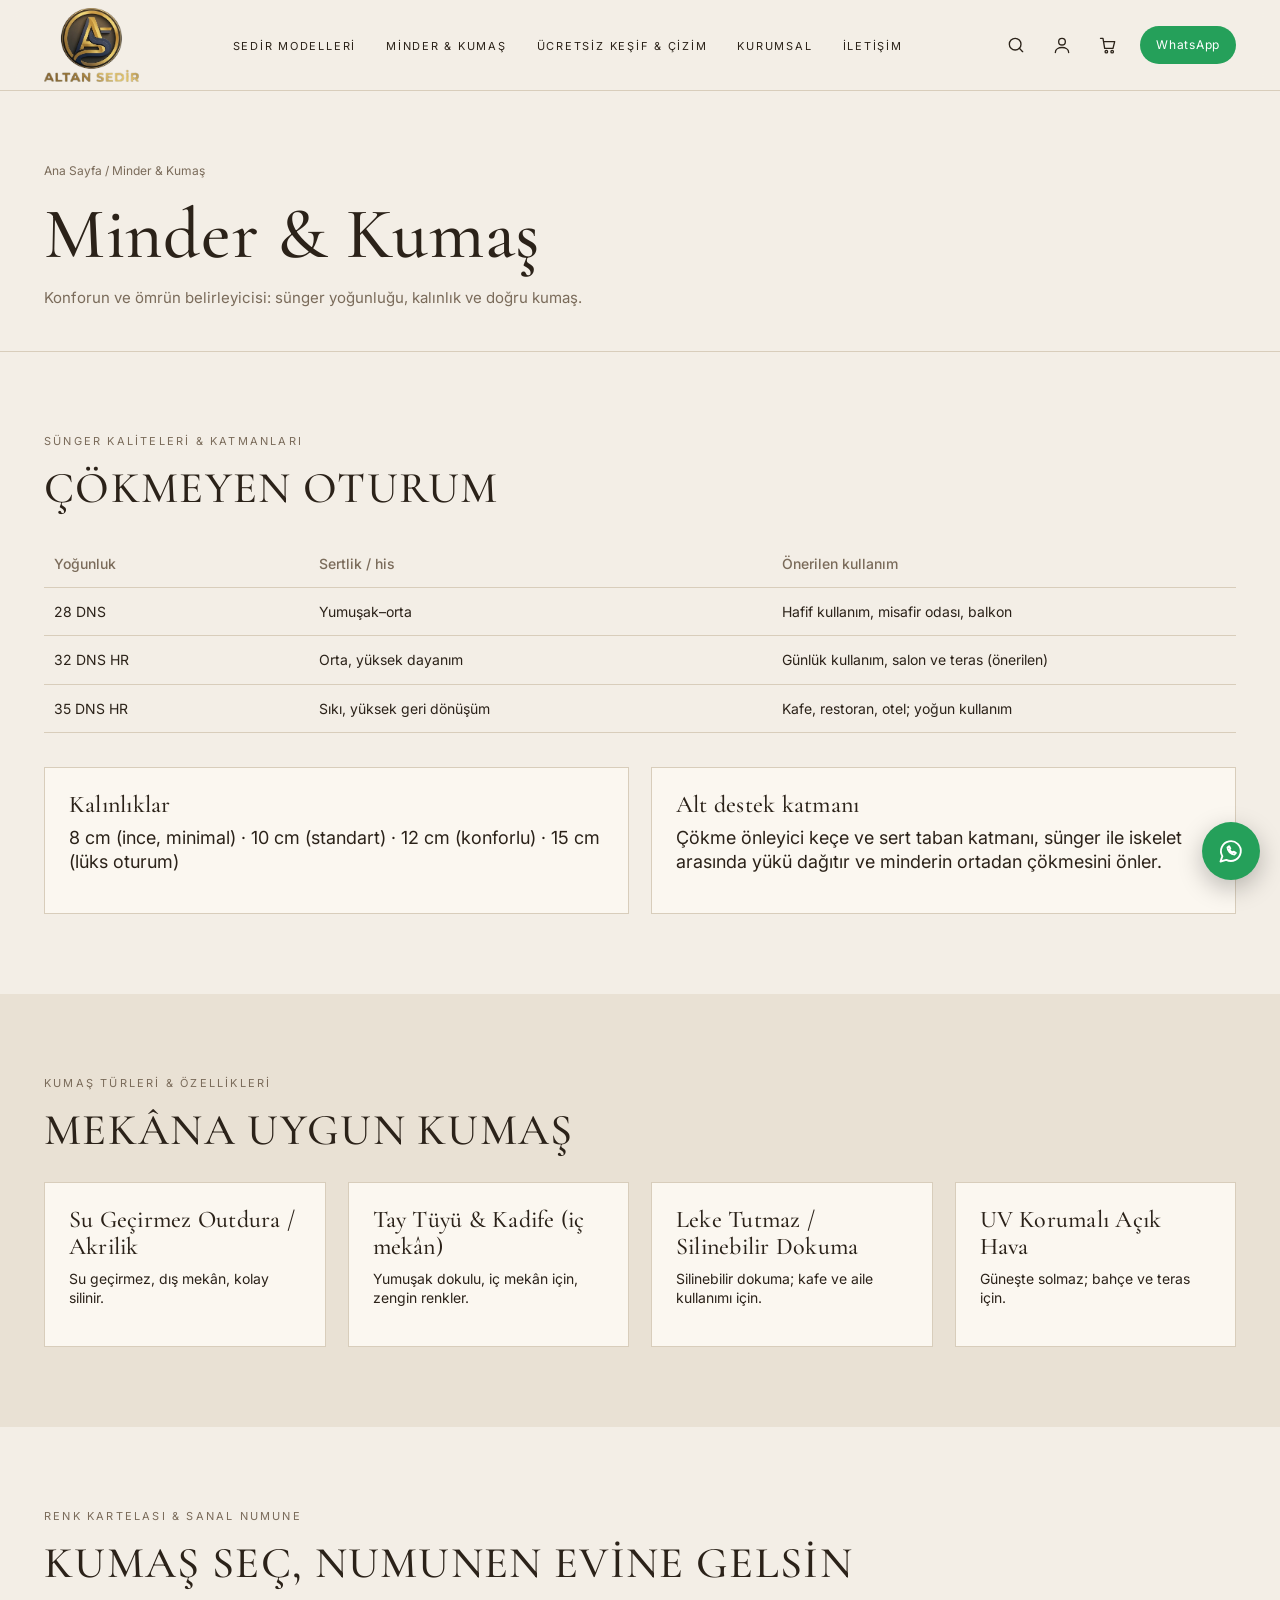
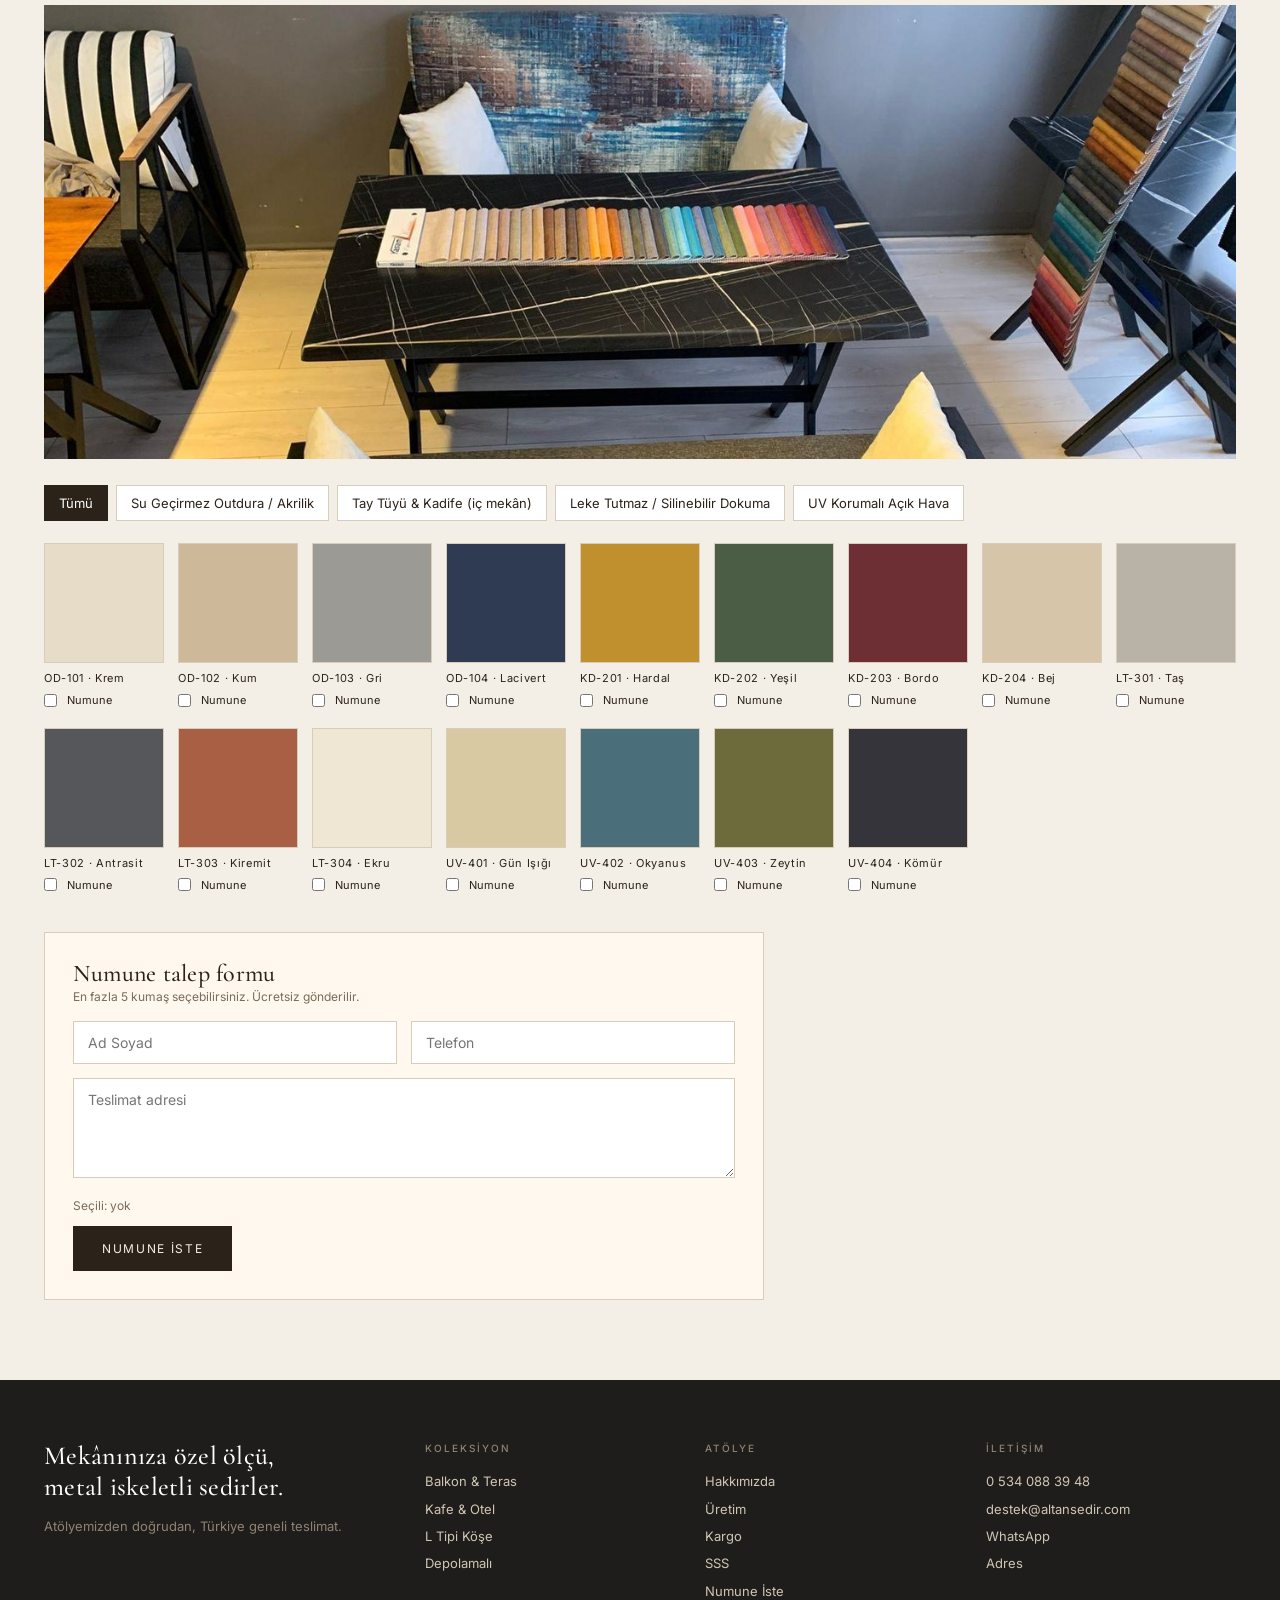
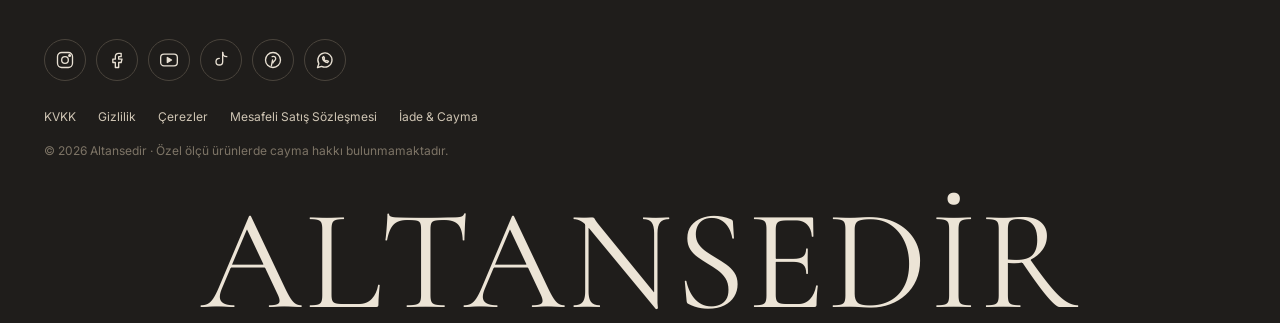
<file: minder-kumas.html>
<!doctype html><html lang="tr"><head><meta charset="utf-8"><meta name="viewport" content="width=device-width,initial-scale=1">
<title>Minder & Kumaş — Altansedir</title><meta name="description" content="Sünger kaliteleri, kumaş türleri ve renk kartelası.">
<link rel="preconnect" href="https://fonts.googleapis.com"><link href="https://fonts.googleapis.com/css2?family=Cormorant+Garamond:wght@400;500;600&family=Inter:wght@400;500&display=swap" rel="stylesheet">
<link rel="stylesheet" href="assets/style.css"></head><body><div id="hdr"></div>
<div class="pagehead"><div class="wrap"><div class="crumbs">Ana Sayfa / Minder & Kumaş</div><h1 style="font-size:clamp(40px,6vw,72px)">Minder & Kumaş</h1><p style="color:var(--mut);margin-top:12px;max-width:600px">Konforun ve ömrün belirleyicisi: sünger yoğunluğu, kalınlık ve doğru kumaş.</p></div></div>
<section id="sunger"><div class="wrap"><span class="eyebrow">Sünger Kaliteleri & Katmanları</span><h2 style="margin-bottom:28px">Çökmeyen oturum</h2>
<table><tr><th style="width:20%">Yoğunluk</th><th>Sertlik / his</th><th>Önerilen kullanım</th></tr>
<tr><td>28 DNS</td><td>Yumuşak–orta</td><td>Hafif kullanım, misafir odası, balkon</td></tr>
<tr><td>32 DNS HR</td><td>Orta, yüksek dayanım</td><td>Günlük kullanım, salon ve teras (önerilen)</td></tr>
<tr><td>35 DNS HR</td><td>Sıkı, yüksek geri dönüşüm</td><td>Kafe, restoran, otel; yoğun kullanım</td></tr></table>
<div class="grid g2" style="margin-top:34px"><div class="quote"><h3>Kalınlıklar</h3><p style="font-size:18px;font-family:Inter;margin-top:8px">8 cm (ince, minimal) · 10 cm (standart) · 12 cm (konforlu) · 15 cm (lüks oturum)</p></div><div class="quote"><h3>Alt destek katmanı</h3><p style="font-size:18px;font-family:Inter;margin-top:8px">Çökme önleyici keçe ve sert taban katmanı, sünger ile iskelet arasında yükü dağıtır ve minderin ortadan çökmesini önler.</p></div></div></div></section>

<section id="kumas" style="background:var(--bg2)"><div class="wrap"><span class="eyebrow">Kumaş Türleri & Özellikleri</span><h2 style="margin-bottom:28px">Mekâna uygun kumaş</h2><div class="grid g4" id="ft"></div></div></section>

<section id="kartela"><div class="wrap"><span class="eyebrow">Renk Kartelası & Sanal Numune</span><h2 style="margin-bottom:18px">Kumaş seç, numunen evine gelsin</h2>
<div class="thumb land" data-photo="kartela" data-pos="50% 18%" style="aspect-ratio:21/8;margin-bottom:26px"></div><div class="opts" style="margin-bottom:22px" id="ff"></div><div class="swatches" id="sw"></div>
<form class="cfg" style="margin-top:34px;max-width:720px" onsubmit="return sendForm(event,'Kumaş Numune Talebi')"><h3>Numune talep formu</h3><p class="note">En fazla 5 kumaş seçebilirsiniz. Ücretsiz gönderilir.</p><input type="hidden" name="Seçilen kumaşlar" id="sel"><div class="row2" style="margin-top:14px"><input name="Ad Soyad" placeholder="Ad Soyad" required><input name="Telefon" placeholder="Telefon" required></div><textarea name="Adres" placeholder="Teslimat adresi" style="margin-top:14px" required></textarea><p class="note" id="selt" style="margin:10px 0">Seçili: yok</p><button class="btn fill">Numune İste</button></form></div></section>
<div id="ftr"></div><script src="assets/app.js"></script>
<script>
document.addEventListener('DOMContentLoaded',()=>{
 const info={outdura:'Su geçirmez, dış mekân, kolay silinir.',kadife:'Yumuşak dokulu, iç mekân için, zengin renkler.',leke:'Silinebilir dokuma; kafe ve aile kullanımı için.',uv:'Güneşte solmaz; bahçe ve teras için.'};
 $('#ft').innerHTML=Object.entries(FABRIC_TYPES).map(([k,v])=>`<div class="quote"><h3>${v.n}</h3><p style="font-family:Inter;font-size:14px;margin-top:10px">${info[k]}</p></div>`).join('');
 let flt='all',sel=new Set();
 $('#ff').innerHTML=`<button class="opt on" data-f="all">Tümü</button>`+Object.entries(FABRIC_TYPES).map(([k,v])=>`<button class="opt" data-f="${k}">${v.n}</button>`).join('');
 function draw(){$('#sw').innerHTML=FABRICS.filter(f=>flt==='all'||f[3]===flt).map(f=>`<div class="swatch"><div class="chip" style="background:${f[2]}"></div><small>${f[0]} · ${f[1]}</small><label class="check"><input type="checkbox" value="${f[0]} ${f[1]}" ${sel.has(f[0]+' '+f[1])?'checked':''}> Numune</label></div>`).join('')}
 $('#ff').onclick=e=>{const b=e.target.closest('[data-f]');if(!b)return;flt=b.dataset.f;$$('#ff .opt').forEach(x=>x.classList.toggle('on',x===b));draw()};
 $('#sw').onchange=e=>{const t=e.target;if(t.checked){if(sel.size>=5){t.checked=false;toast('En fazla 5 numune seçilebilir.');return}sel.add(t.value)}else sel.delete(t.value);
  $('#sel').value=[...sel].join(', ');$('#selt').textContent='Seçili: '+(sel.size?[...sel].join(', '):'yok')};
 draw();});
</script></body></html>
</file>
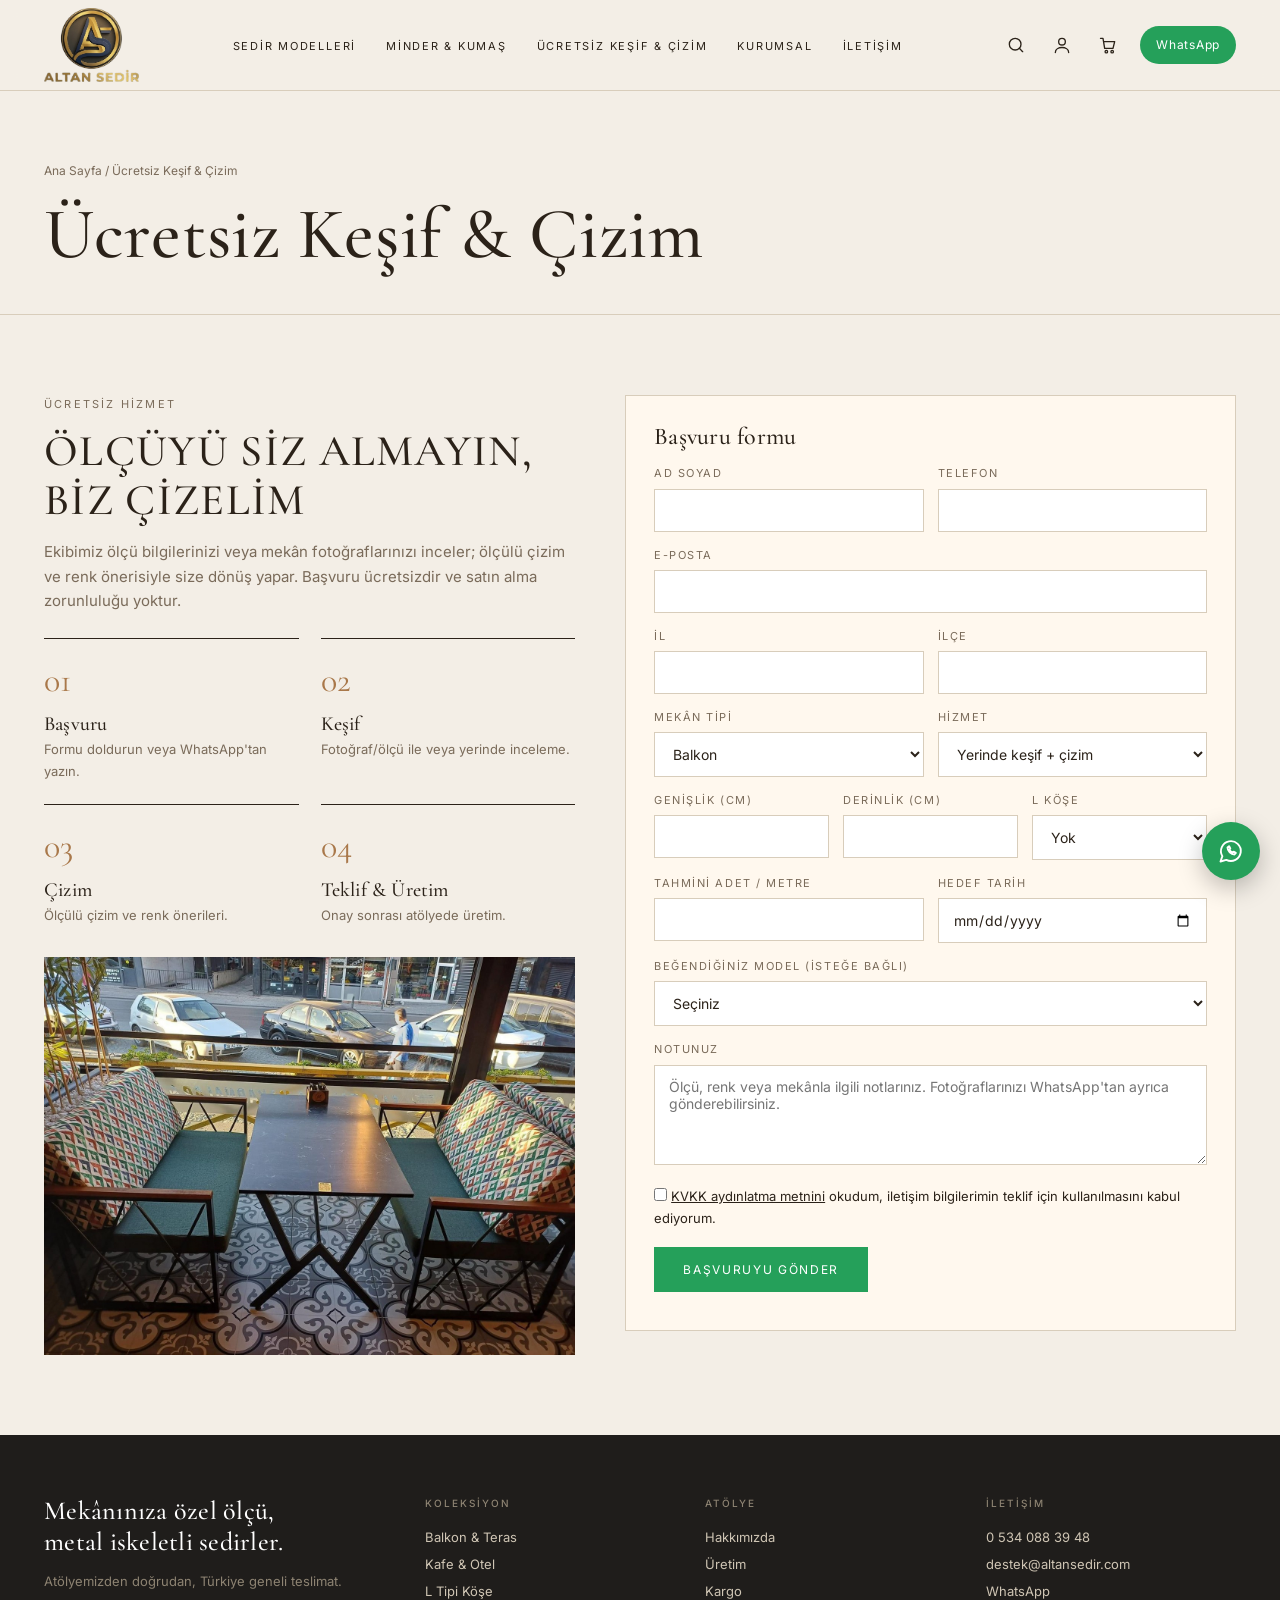
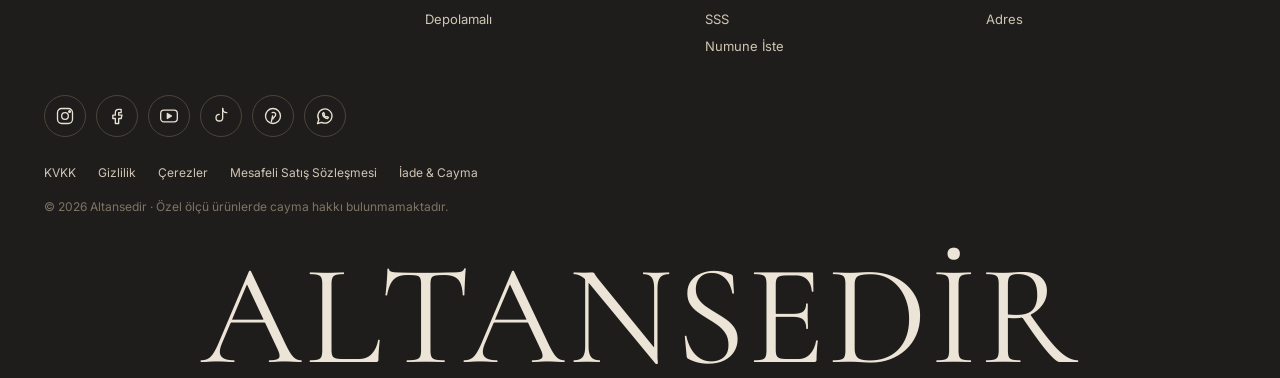
<file: ozel-olcu.html>
<!doctype html><html lang="tr"><head><meta charset="utf-8"><meta name="viewport" content="width=device-width,initial-scale=1">
<title>Ücretsiz Keşif & Çizim — Altansedir</title><meta name="description" content="Ölçünüzü gönderin, özel sedir tasarlayalım. Kafe ve oteller için toptan teklif.">
<link rel="preconnect" href="https://fonts.googleapis.com"><link href="https://fonts.googleapis.com/css2?family=Cormorant+Garamond:wght@400;500;600&family=Inter:wght@400;500&display=swap" rel="stylesheet">
<link rel="stylesheet" href="assets/style.css"></head><body><div id="hdr"></div>
<div class="pagehead"><div class="wrap"><div class="crumbs">Ana Sayfa / Ücretsiz Keşif & Çizim</div><h1 style="font-size:clamp(40px,6vw,72px)">Ücretsiz Keşif & Çizim</h1></div></div>
<section id="kesif"><div class="wrap cform" style="gap:50px"><div><span class="eyebrow">Ücretsiz hizmet</span><h2>Ölçüyü siz almayın, biz çizelim</h2><p style="margin:16px 0 24px;color:var(--mut)">Ekibimiz ölçü bilgilerinizi veya mekân fotoğraflarınızı inceler; ölçülü çizim ve renk önerisiyle size dönüş yapar. Başvuru ücretsizdir ve satın alma zorunluluğu yoktur.</p>
<div class="steps" style="grid-template-columns:1fr 1fr"><div><h3>Başvuru</h3><p>Formu doldurun veya WhatsApp'tan yazın.</p></div><div><h3>Keşif</h3><p>Fotoğraf/ölçü ile veya yerinde inceleme.</p></div><div><h3>Çizim</h3><p>Ölçülü çizim ve renk önerileri.</p></div><div><h3>Teklif & Üretim</h3><p>Onay sonrası atölyede üretim.</p></div></div>
<div class="big" data-photo="kesif" style="margin-top:30px"></div></div>
<form class="cfg form" id="kf"><h3>Başvuru formu</h3><div class="row2"><div><label>Ad Soyad</label><input name="Ad Soyad" required></div><div><label>Telefon</label><input name="Telefon" type="tel" required></div></div>
<label>E-posta</label><input name="E-posta" type="email"><div class="row2"><div><label>İl</label><input name="İl" required></div><div><label>İlçe</label><input name="İlçe"></div></div>
<div class="row2"><div><label>Mekân tipi</label><select name="Mekân"><option>Balkon</option><option>Teras</option><option>Bahçe</option><option>Salon</option><option>Kafe</option><option>Restoran</option><option>Otel</option><option>Diğer</option></select></div><div><label>Hizmet</label><select name="Hizmet"><option>Yerinde keşif + çizim</option><option>Fotoğraf/ölçü ile çizim</option><option>Sadece fiyat teklifi</option></select></div></div>
<div class="row3"><div><label>Genişlik (cm)</label><input name="Genişlik" type="number"></div><div><label>Derinlik (cm)</label><input name="Derinlik" type="number"></div><div><label>L köşe</label><select name="L köşe"><option>Yok</option><option>Sağ</option><option>Sol</option></select></div></div>
<div class="row2"><div><label>Tahmini adet / metre</label><input name="Adet"></div><div><label>Hedef tarih</label><input name="Tarih" type="date"></div></div>
<label>Beğendiğiniz model (isteğe bağlı)</label><select name="Model"><option value="">Seçiniz</option></select>
<label>Notunuz</label><textarea name="Not" placeholder="Ölçü, renk veya mekânla ilgili notlarınız. Fotoğraflarınızı WhatsApp'tan ayrıca gönderebilirsiniz."></textarea>
<label class="check" style="text-transform:none;letter-spacing:0;font-size:13px;color:var(--ink);margin-top:14px"><input type="checkbox" required> <span><a href="yasal.html#kvkk" target="_blank" style="text-decoration:underline">KVKK aydınlatma metnini</a> okudum, iletişim bilgilerimin teklif için kullanılmasını kabul ediyorum.</span></label>
<p style="margin-top:18px"><button class="btn wa">Başvuruyu Gönder</button></p><p class="note" id="kok" style="margin-top:10px"></p></form></div></section>
<div id="ftr"></div><script src="assets/app.js"></script><script>document.addEventListener("DOMContentLoaded",()=>{$("#kf").querySelector("[name=Model]").insertAdjacentHTML("beforeend",PRODUCTS.map(p=>`<option>${p.name}</option>`).join(""));const r=store.get("ts_requests",[]);$("#kf").addEventListener("submit",e=>{e.preventDefault();const d=Object.fromEntries(new FormData(e.target));d.date=new Date().toLocaleString("tr-TR");r.unshift(d);store.set("ts_requests",r);let m="*Ücretsiz Keşif / Çizim Başvurusu*\n";for(const k in d)if(d[k]&&k!=="date")m+=k+": "+d[k]+"\n";wa(m);$("#kok").textContent="Başvurunuz WhatsApp üzerinden iletiliyor; açılan pencerede Gönder'e basmayı unutmayın."})})</script>
</body></html>
</file>
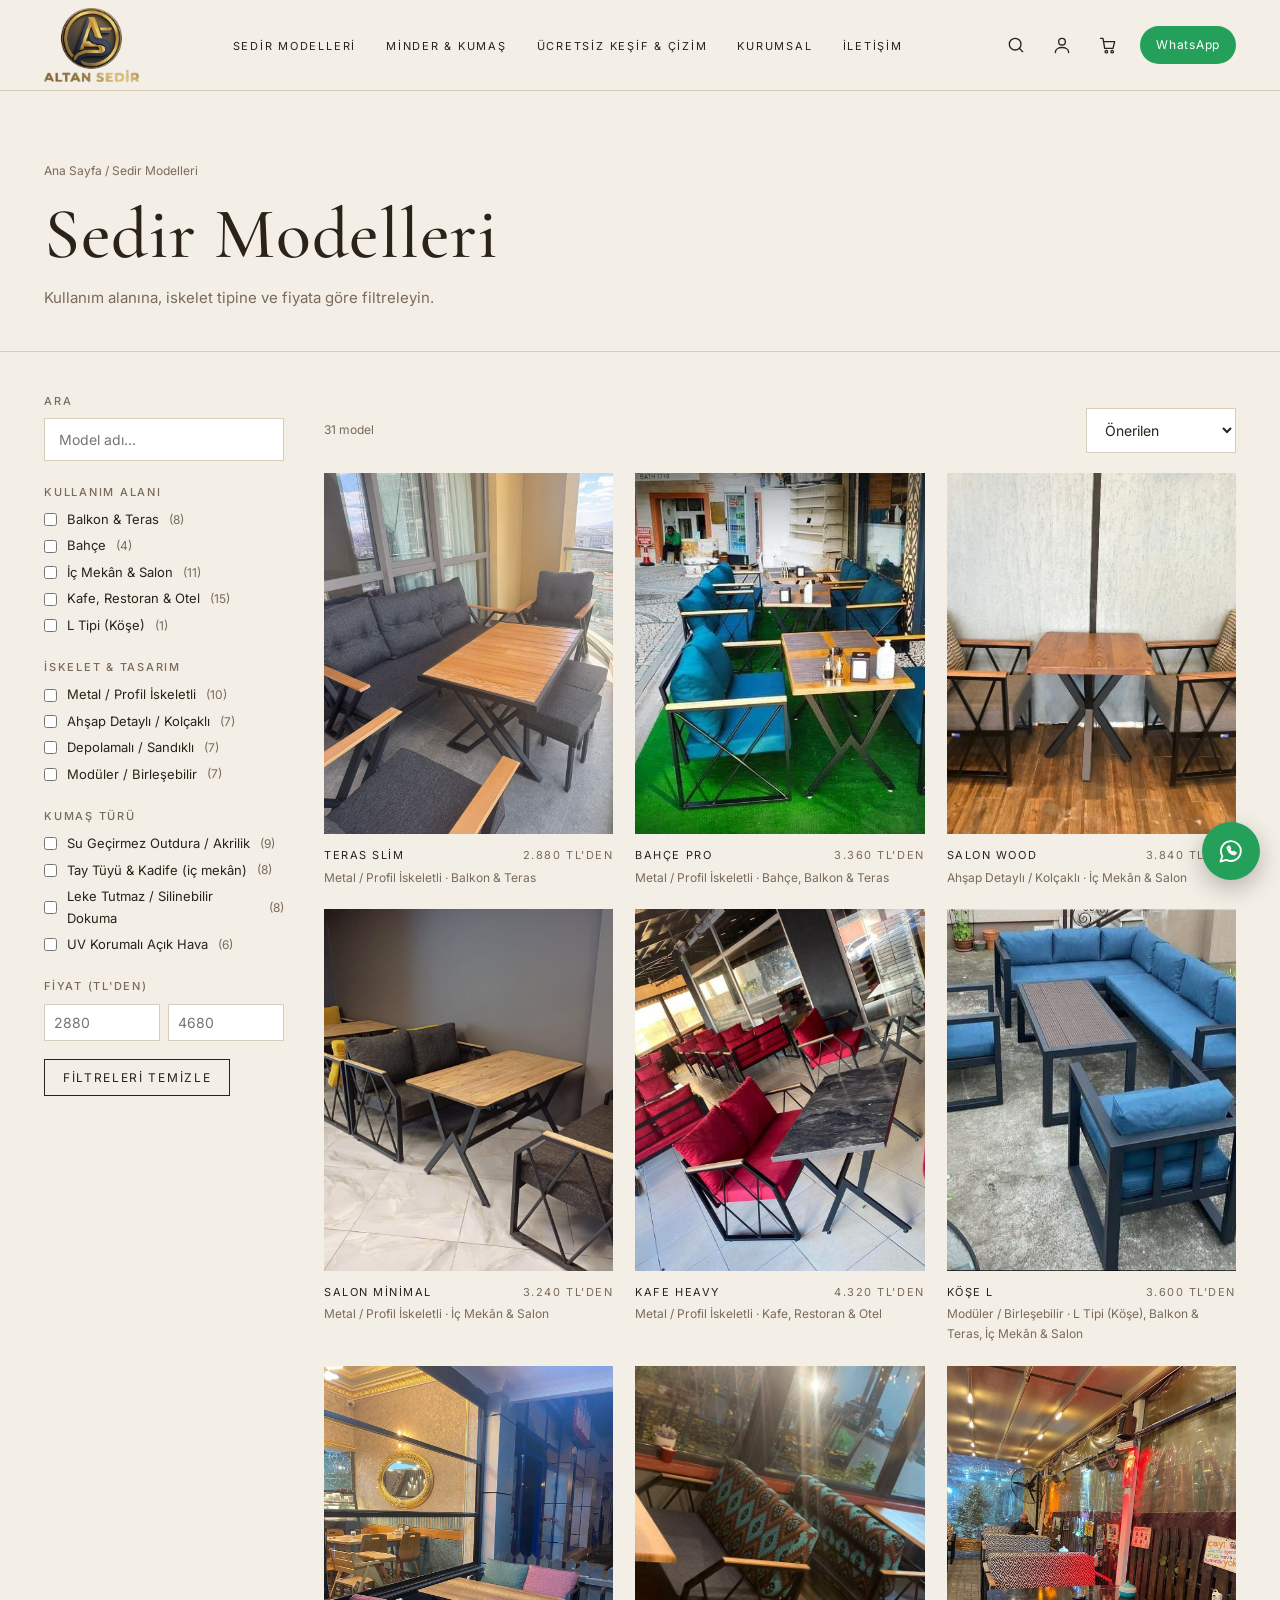
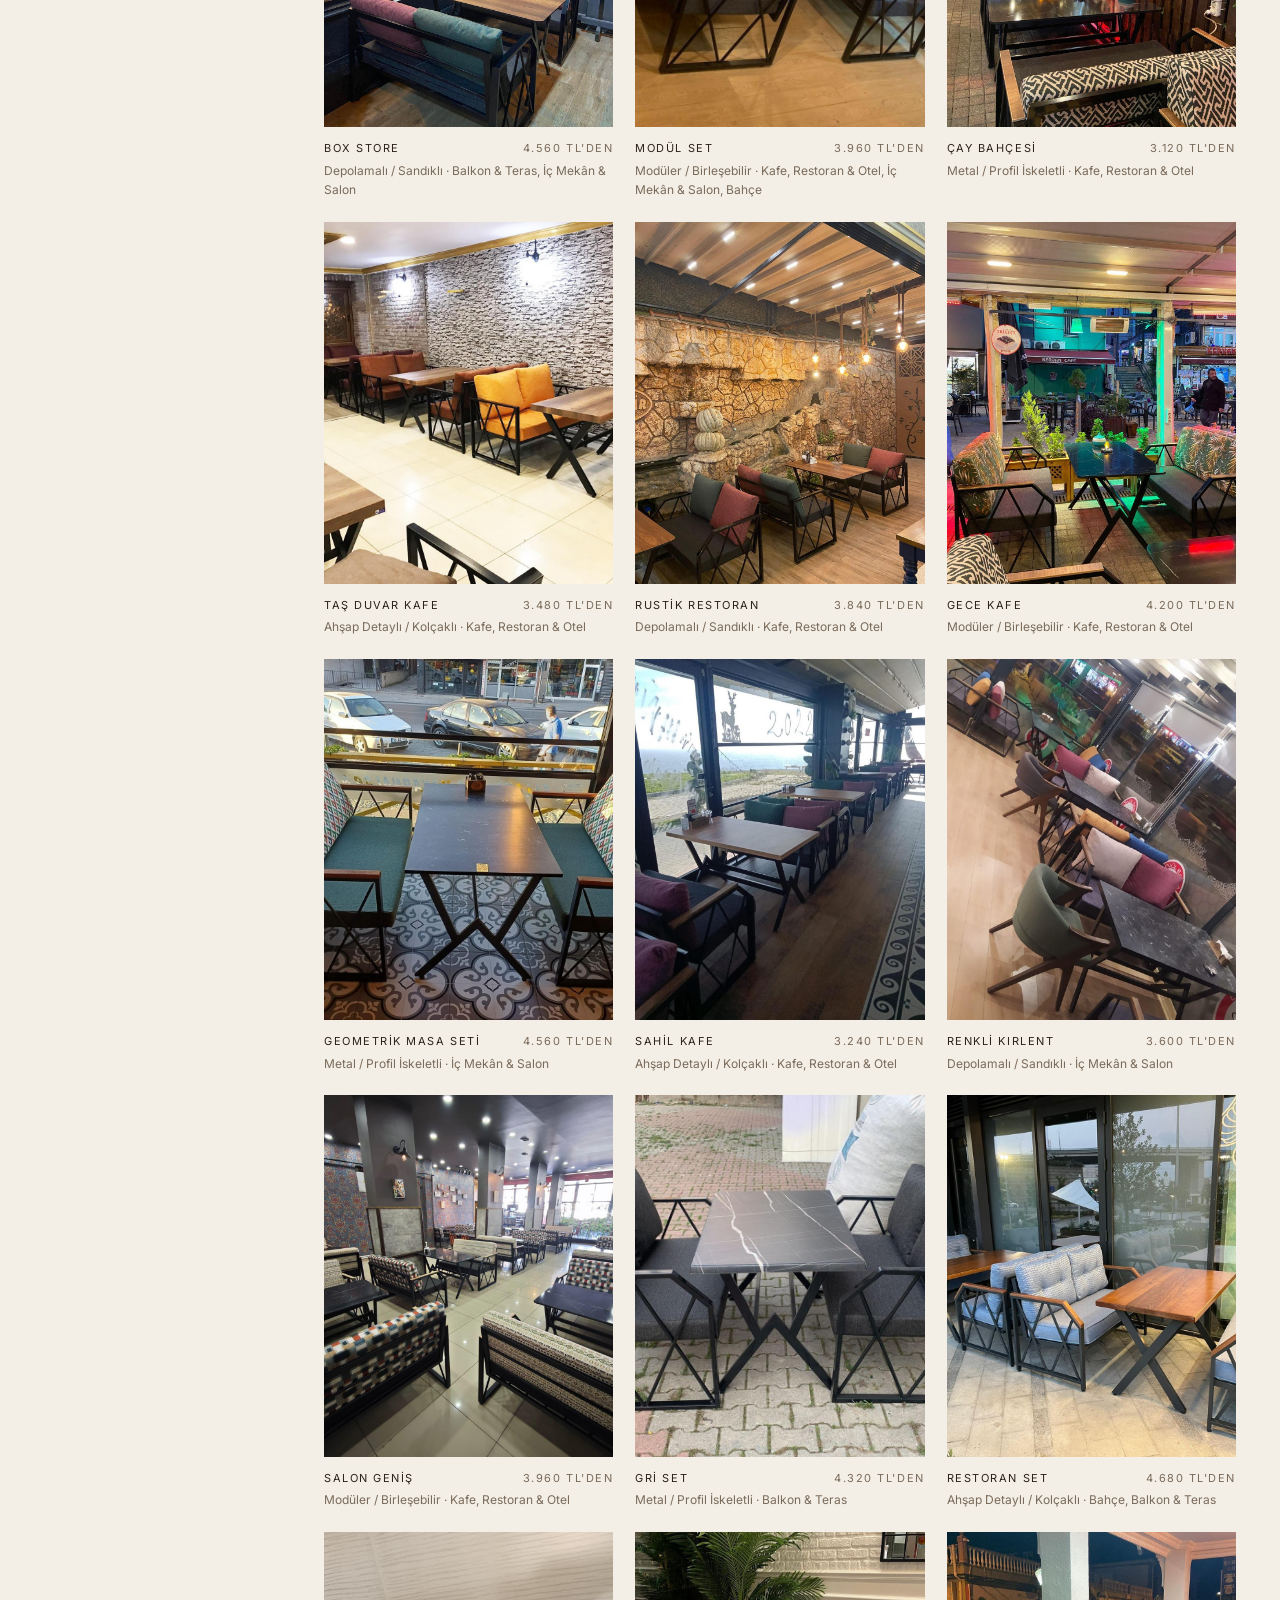
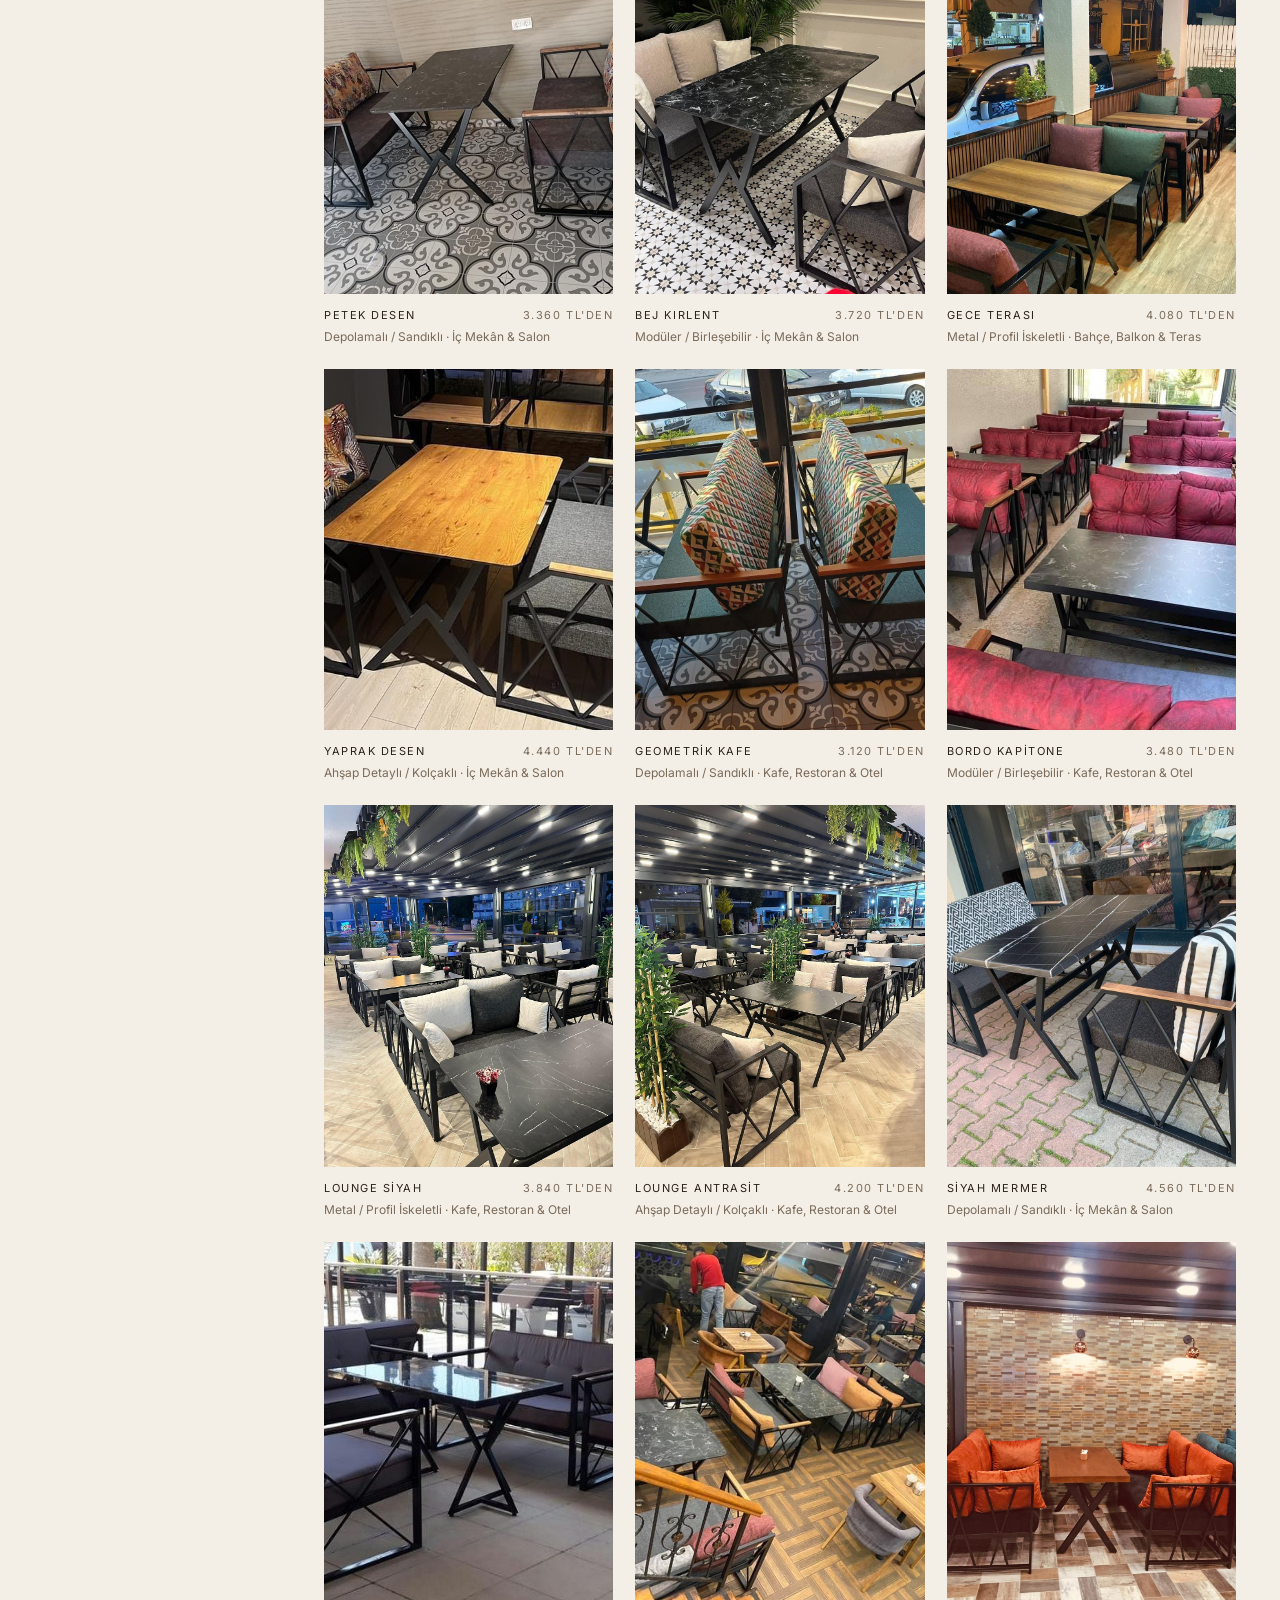
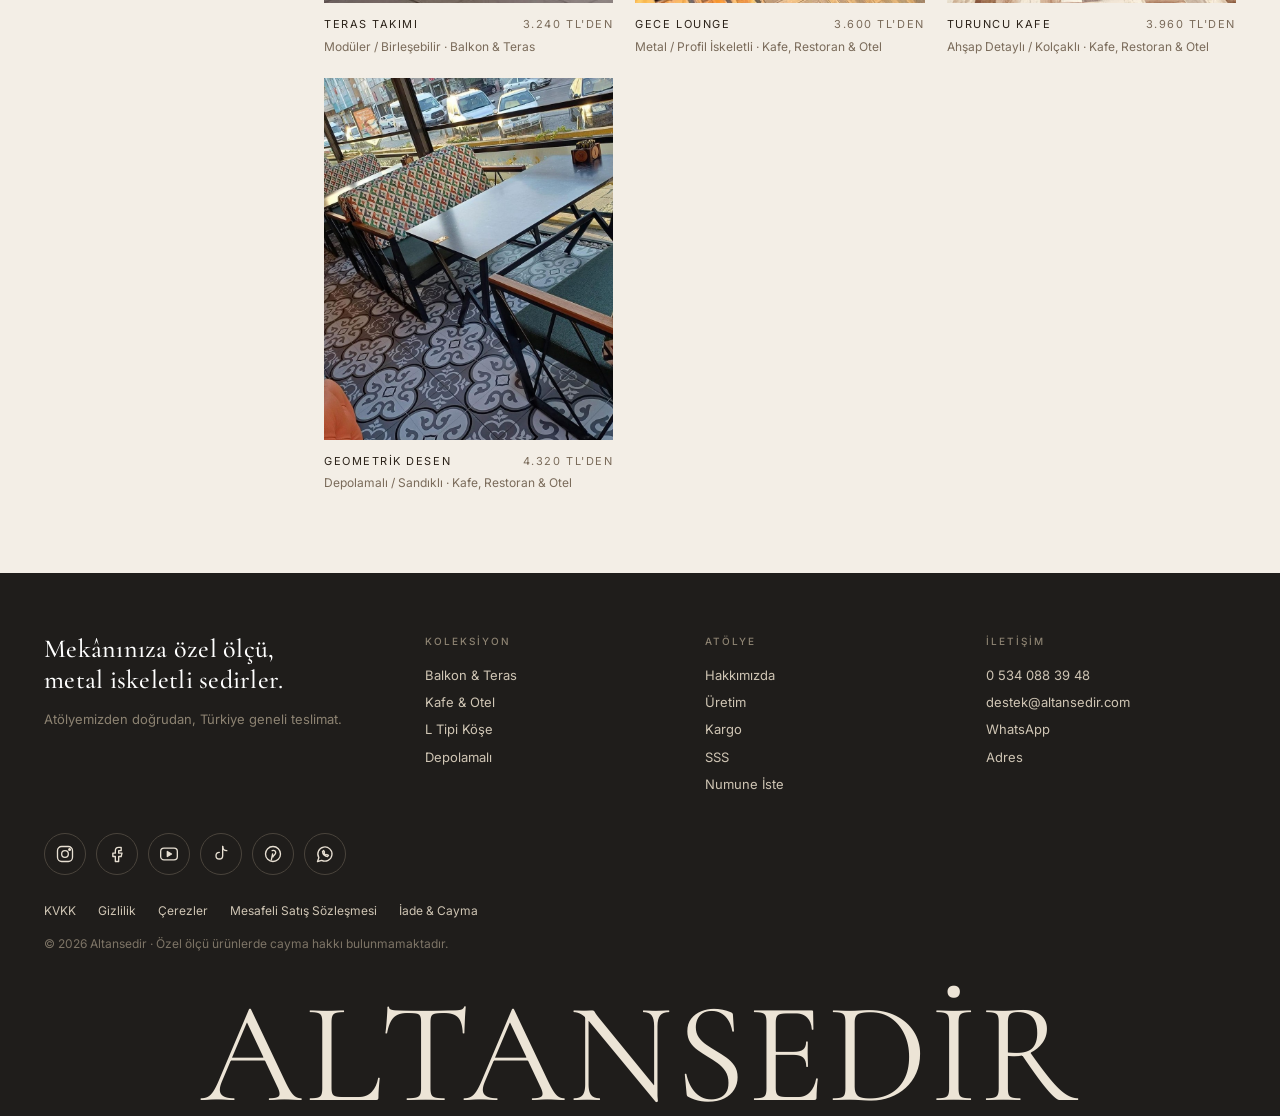
<file: sedir-modelleri.html>
<!doctype html><html lang="tr"><head><meta charset="utf-8"><meta name="viewport" content="width=device-width,initial-scale=1">
<title>Sedir Modelleri — Altansedir</title><meta name="description" content="Balkon, bahçe, iç mekân ve ticari mekânlar için metal iskeletli sedir modelleri.">
<link rel="preconnect" href="https://fonts.googleapis.com"><link href="https://fonts.googleapis.com/css2?family=Cormorant+Garamond:wght@400;500;600&family=Inter:wght@400;500&display=swap" rel="stylesheet">
<link rel="stylesheet" href="assets/style.css"></head><body><div id="hdr"></div>
<div class="pagehead"><div class="wrap"><div class="crumbs">Ana Sayfa / Sedir Modelleri</div><h1 style="font-size:clamp(40px,6vw,72px)" id="ttl">Sedir Modelleri</h1><p style="color:var(--mut);margin-top:12px;max-width:560px" id="sub">Kullanım alanına, iskelet tipine ve fiyata göre filtreleyin.</p></div></div>
<section style="padding-top:40px"><div class="wrap"><button class="btn fbtn" id="fbtn">Filtrele</button><div class="catalog"><aside class="filters" id="flt"></aside>
<div><div class="chips" id="chips"></div><div style="display:flex;justify-content:space-between;align-items:center;margin-bottom:20px;gap:10px"><span class="note" id="cnt"></span><select id="sort" style="width:auto"><option value="rec">Önerilen</option><option value="new">En yeni</option><option value="asc">Fiyat: Artan</option><option value="desc">Fiyat: Azalan</option><option value="az">Ada göre (A-Z)</option></select></div><div class="grid g3" id="list"></div></div></div></div></section>
<div id="ftr"></div><script src="assets/app.js"></script>
<script>
document.addEventListener('DOMContentLoaded',()=>{
 const q=new URLSearchParams(location.search);
 const F={use:new Set(q.get('use')?[q.get('use')]:[]),type:new Set(q.get('type')?[q.get('type')]:[]),fab:new Set(),min:'',max:'',q:q.get('q')||''};
 const norm=s=>s.toLocaleLowerCase('tr');
 const start=p=>p.per*120;
 const lo=Math.min(...PRODUCTS.map(start)),hi=Math.max(...PRODUCTS.map(start));
 const grp=(t,k,o)=>`<h4>${t}</h4>`+Object.entries(o).map(([v,l])=>`<label class="check"><input type="checkbox" data-k="${k}" value="${v}" ${F[k].has(v)?'checked':''}> ${l} <span class="note">(${PRODUCTS.filter(p=>k==='use'?p.use.includes(v):k==='type'?p.type===v:p.fabric===v).length})</span></label>`).join('');
 function side(){$('#flt').innerHTML=`<h4 style="margin-top:0">Ara</h4><input id="fq" placeholder="Model adı…" value="${F.q}">`+grp('Kullanım Alanı','use',USES)+grp('İskelet & Tasarım','type',TYPES)+grp('Kumaş Türü','fab',Object.fromEntries(Object.entries(FABRIC_TYPES).map(([k,v])=>[k,v.n])))+`<h4>Fiyat (TL'den)</h4><div class="prange"><input id="pmin" type="number" placeholder="${lo}" value="${F.min}"><input id="pmax" type="number" placeholder="${hi}" value="${F.max}"></div><p style="margin-top:18px"><button class="btn" id="clr" style="padding:10px 18px">Filtreleri temizle</button></p>`}
 side();
 function chips(){const c=[];F.use.forEach(v=>c.push(['use',v,USES[v]]));F.type.forEach(v=>c.push(['type',v,TYPES[v]]));F.fab.forEach(v=>c.push(['fab',v,FABRIC_TYPES[v].n]));if(F.q)c.push(['q','',`“${F.q}”`]);if(F.min)c.push(['min','','Min '+F.min+' TL']);if(F.max)c.push(['max','','Maks '+F.max+' TL']);
  $('#chips').innerHTML=c.map(x=>`<button class="chip2" data-k="${x[0]}" data-v="${x[1]}">${x[2]} ✕</button>`).join('')}
 function draw(){let l=PRODUCTS.filter(p=>(!F.use.size||p.use.some(u=>F.use.has(u)))&&(!F.type.size||F.type.has(p.type))&&(!F.fab.size||F.fab.has(p.fabric))&&(!F.q||norm(p.name+' '+p.use.map(u=>USES[u]).join(' ')+' '+TYPES[p.type]).includes(norm(F.q)))&&(!F.min||start(p)>=+F.min)&&(!F.max||start(p)<=+F.max));
  const s=$('#sort').value;if(s==='asc')l.sort((a,b)=>a.per-b.per);if(s==='desc')l.sort((a,b)=>b.per-a.per);if(s==='az')l.sort((a,b)=>a.name.localeCompare(b.name,'tr'));if(s==='new')l.reverse();
  $('#cnt').textContent=l.length+' model';chips();
  const newIds=new Set(PRODUCTS.slice(-8).map(p=>p.id));
  $('#list').innerHTML=l.map(p=>`<a class="card" href="urun.html?id=${p.id}"><div class="thumb" data-photo="urun-${p.id}" style="aspect-ratio:4/5">${newIds.has(p.id)?'<span class="badge">Yeni</span>':''}${sofaSVG(FRAMES[p.frame].c,FABRICS.find(f=>f[3]===p.fabric)[2],{wood:p.wood,l:p.l})}</div><div class="cap"><span>${p.name}</span><span>${money(start(p))}'den</span></div><p class="meta">${TYPES[p.type]} · ${p.use.map(u=>USES[u]).join(', ')}</p></a>`).join('')||'<p>Bu filtrelere uygun model yok. <a href="ozel-olcu.html" style="text-decoration:underline">Ücretsiz keşif talep edin.</a></p>';
  if(newIds.size)hydrate($('#list'))}
 $('#flt').addEventListener('change',e=>{const t=e.target;if(t.dataset.k){t.checked?F[t.dataset.k].add(t.value):F[t.dataset.k].delete(t.value);draw()}});
 $('#flt').addEventListener('input',e=>{const t=e.target;if(t.id==='fq')F.q=t.value;if(t.id==='pmin')F.min=t.value;if(t.id==='pmax')F.max=t.value;if(['fq','pmin','pmax'].includes(t.id))draw()});
 $('#flt').addEventListener('click',e=>{if(e.target.id==='clr'){F.use.clear();F.type.clear();F.fab.clear();F.min=F.max=F.q='';side();draw()}});
 $('#chips').addEventListener('click',e=>{const b=e.target.closest('button');if(!b)return;const k=b.dataset.k;if(F[k] instanceof Set)F[k].delete(b.dataset.v);else F[k]='';side();draw()});
 $('#sort').onchange=draw;$('#fbtn').onclick=()=>$('#flt').classList.toggle('open');
 if(F.use.size)$('#ttl').textContent=USES[[...F.use][0]];if(F.type.size)$('#ttl').textContent=TYPES[[...F.type][0]];if(F.q)$('#ttl').textContent='“'+F.q+'” araması';
 draw();});
</script></body></html>
</file>
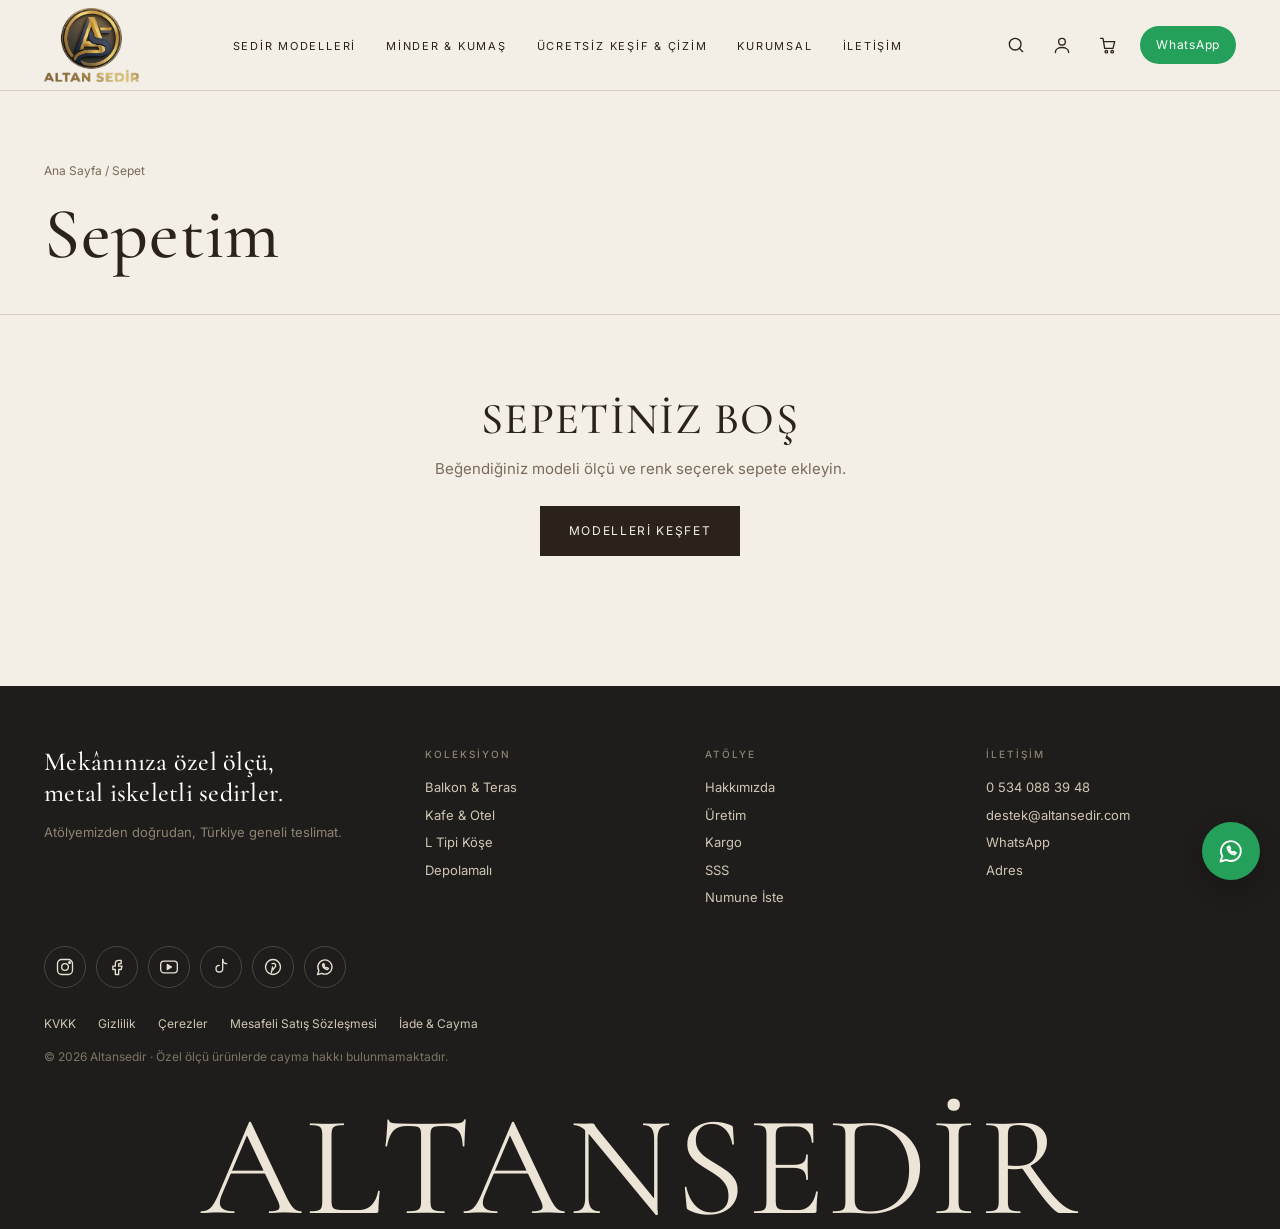
<file: sepet.html>
<!doctype html><html lang="tr"><head><meta charset="utf-8"><meta name="viewport" content="width=device-width,initial-scale=1">
<title>Sepet — Altansedir</title><meta name="description" content="Sepetiniz ve sipariş formu.">
<link rel="preconnect" href="https://fonts.googleapis.com"><link href="https://fonts.googleapis.com/css2?family=Cormorant+Garamond:wght@400;500;600&family=Inter:wght@400;500&display=swap" rel="stylesheet">
<link rel="stylesheet" href="assets/style.css"></head><body><div id="hdr"></div>
<div class="pagehead"><div class="wrap"><div class="crumbs">Ana Sayfa / Sepet</div><h1 style="font-size:clamp(40px,6vw,72px)">Sepetim</h1></div></div><section style="padding-top:30px"><div class="wrap" id="root"></div></section>
<div id="ftr"></div><script src="assets/app.js"></script><script>
document.addEventListener('DOMContentLoaded',()=>{
 const root=$('#root');let step='cart';
 const acc=store.get('ts_account',{});
 function cartView(){const c=getCart();
  if(!c.length){root.innerHTML='<div style="text-align:center;padding:50px 0"><h2 style="margin-bottom:14px">Sepetiniz boş</h2><p style="color:var(--mut);margin-bottom:24px">Beğendiğiniz modeli ölçü ve renk seçerek sepete ekleyin.</p><a class="btn fill" href="sedir-modelleri.html">Modelleri Keşfet</a></div>';return}
  const total=c.reduce((a,i)=>a+i.price*i.qty,0);
  root.innerHTML=`<div class="cwrap"><div>${c.map((i,n)=>`<div class="cartrow"><a class="im" href="urun.html?id=${i.id}" style="background-image:url(assets/img/${i.photo})"></a><div><b class="serif" style="font-size:22px">${i.name}</b><small>${i.summary}</small><div class="qty" style="margin-top:10px"><button data-a="m" data-n="${n}">−</button><span>${i.qty}</span><button data-a="p" data-n="${n}">+</button></div></div><div style="text-align:right"><b>${money(i.price*i.qty)}</b><br><button class="note" data-a="d" data-n="${n}" style="background:none;border:0;text-decoration:underline;cursor:pointer;margin-top:8px">Kaldır</button></div></div>`).join('')}</div>
  <div class="sum"><h3>Sipariş özeti</h3><div class="row"><span>Ara toplam</span><span>${money(total)}</span></div><div class="row"><span>Kargo / nakliye</span><span>Adrese göre netleşir</span></div><div class="row" style="border-top:1px solid var(--line);margin-top:8px;padding-top:14px"><span>Toplam (tahmini)</span><span class="tot">${money(total)}</span></div><p class="note" style="margin:10px 0 18px">Özel ölçü ürünlerde fiyat, ölçü onayından sonra kesinleşir.</p><button class="btn fill" id="go" style="width:100%">Siparişe Devam Et</button></div></div>`}
 function formView(){const c=getCart(),total=c.reduce((a,i)=>a+i.price*i.qty,0);
  root.innerHTML=`<div class="cwrap"><form class="form" id="of"><h3>Teslimat ve iletişim bilgileri</h3><div class="row2"><div><label>Ad Soyad</label><input name="ad" required value="${acc.ad||''}"></div><div><label>Telefon</label><input name="tel" type="tel" required value="${acc.tel||''}"></div></div><label>E-posta</label><input name="mail" type="email" value="${acc.mail||''}"><div class="row2"><div><label>İl</label><input name="il" required value="${acc.il||''}"></div><div><label>İlçe</label><input name="ilce" required value="${acc.ilce||''}"></div></div><label>Açık adres</label><textarea name="adres" required>${acc.adres||''}</textarea>
  <label>Ödeme yöntemi</label><div class="opts"><label class="check" style="text-transform:none;letter-spacing:0;font-size:14px;color:var(--ink)"><input type="radio" name="odeme" value="Havale / EFT" checked> Havale / EFT</label><label class="check" style="text-transform:none;letter-spacing:0;font-size:14px;color:var(--ink)"><input type="radio" name="odeme" value="Kredi kartı (ödeme linki)"> Kredi kartı (ödeme linki ile)</label></div><label>Sipariş notu</label><textarea name="not" placeholder="Ölçü, renk veya teslimat ile ilgili notunuz"></textarea>
  <label class="check" style="text-transform:none;letter-spacing:0;font-size:13px;color:var(--ink);margin-top:18px"><input type="checkbox" required> <span><a href="yasal.html#mesafeli" target="_blank" style="text-decoration:underline">Mesafeli satış sözleşmesini</a>, <a href="yasal.html#kvkk" target="_blank" style="text-decoration:underline">KVKK aydınlatma metnini</a> okudum, özel ölçü ürünlerde cayma hakkı olmadığını kabul ediyorum.</span></label><p style="margin-top:20px"><button class="btn wa">Siparişi Tamamla</button> <button type="button" class="btn" id="back" style="margin-left:8px">Geri</button></p></form>
  <div class="sum"><h3>Sipariş özeti</h3>${c.map(i=>`<div class="row"><span>${i.name} × ${i.qty}</span><span>${money(i.price*i.qty)}</span></div>`).join('')}<div class="row" style="border-top:1px solid var(--line);margin-top:8px;padding-top:14px"><span>Toplam (tahmini)</span><span class="tot">${money(total)}</span></div></div></div>`;
  $('#back').onclick=()=>{step='cart';render()};
  $('#of').onsubmit=e=>{e.preventDefault();const d=Object.fromEntries(new FormData(e.target));const no='TS-'+Date.now().toString().slice(-6);
   const order={no,date:new Date().toLocaleString('tr-TR'),items:c,total,...d};const o=store.get('ts_orders',[]);o.unshift(order);store.set('ts_orders',o);store.set('ts_account',{...acc,ad:d.ad,tel:d.tel,mail:d.mail,il:d.il,ilce:d.ilce,adres:d.adres});
   let m=`*Yeni Sipariş ${no}*\n`+c.map(i=>`• ${i.name} x${i.qty}\n  ${i.summary}\n  ${money(i.price*i.qty)}`).join('\n')+`\n\n*Toplam (tahmini):* ${money(total)}\n*Ödeme:* ${d.odeme}\n\n*Müşteri:* ${d.ad}\n*Tel:* ${d.tel}\n*Adres:* ${d.adres}, ${d.ilce}/${d.il}`+(d.not?`\n*Not:* ${d.not}`:'');
   store.set('ts_cart',[]);badge();
   root.innerHTML=`<div class="ok"><h2 style="text-transform:none">Siparişiniz alındı</h2><p style="margin:10px 0">Sipariş numaranız: <b>${no}</b></p><p>Siparişinizi WhatsApp üzerinden bize iletmeniz gerekiyor; açılan pencerede <b>Gönder</b>'e basın. Ekibimiz ölçü ve fiyatı onaylayıp ödeme bilgilerini paylaşır.</p><p style="margin-top:18px"><a class="btn wa" href="https://wa.me/${WA}?text=${encodeURIComponent(m)}" target="_blank">WhatsApp ile Gönder</a> <a class="btn" style="margin-left:8px" href="hesabim.html#siparis">Siparişlerim</a></p></div>`;
   window.open(`https://wa.me/${WA}?text=${encodeURIComponent(m)}`,'_blank')}}
 function render(){step==='cart'?cartView():formView();if(step==='cart'&&$('#go'))$('#go').onclick=()=>{step='form';render();scrollTo(0,0)}}
 root.addEventListener('click',e=>{const b=e.target.closest('[data-a]');if(!b)return;const c=getCart(),n=+b.dataset.n;if(b.dataset.a==='p')c[n].qty++;if(b.dataset.a==='m')c[n].qty=Math.max(1,c[n].qty-1);if(b.dataset.a==='d')c.splice(n,1);store.set('ts_cart',c);badge();render()});
 render()});
</script></body></html>
</file>
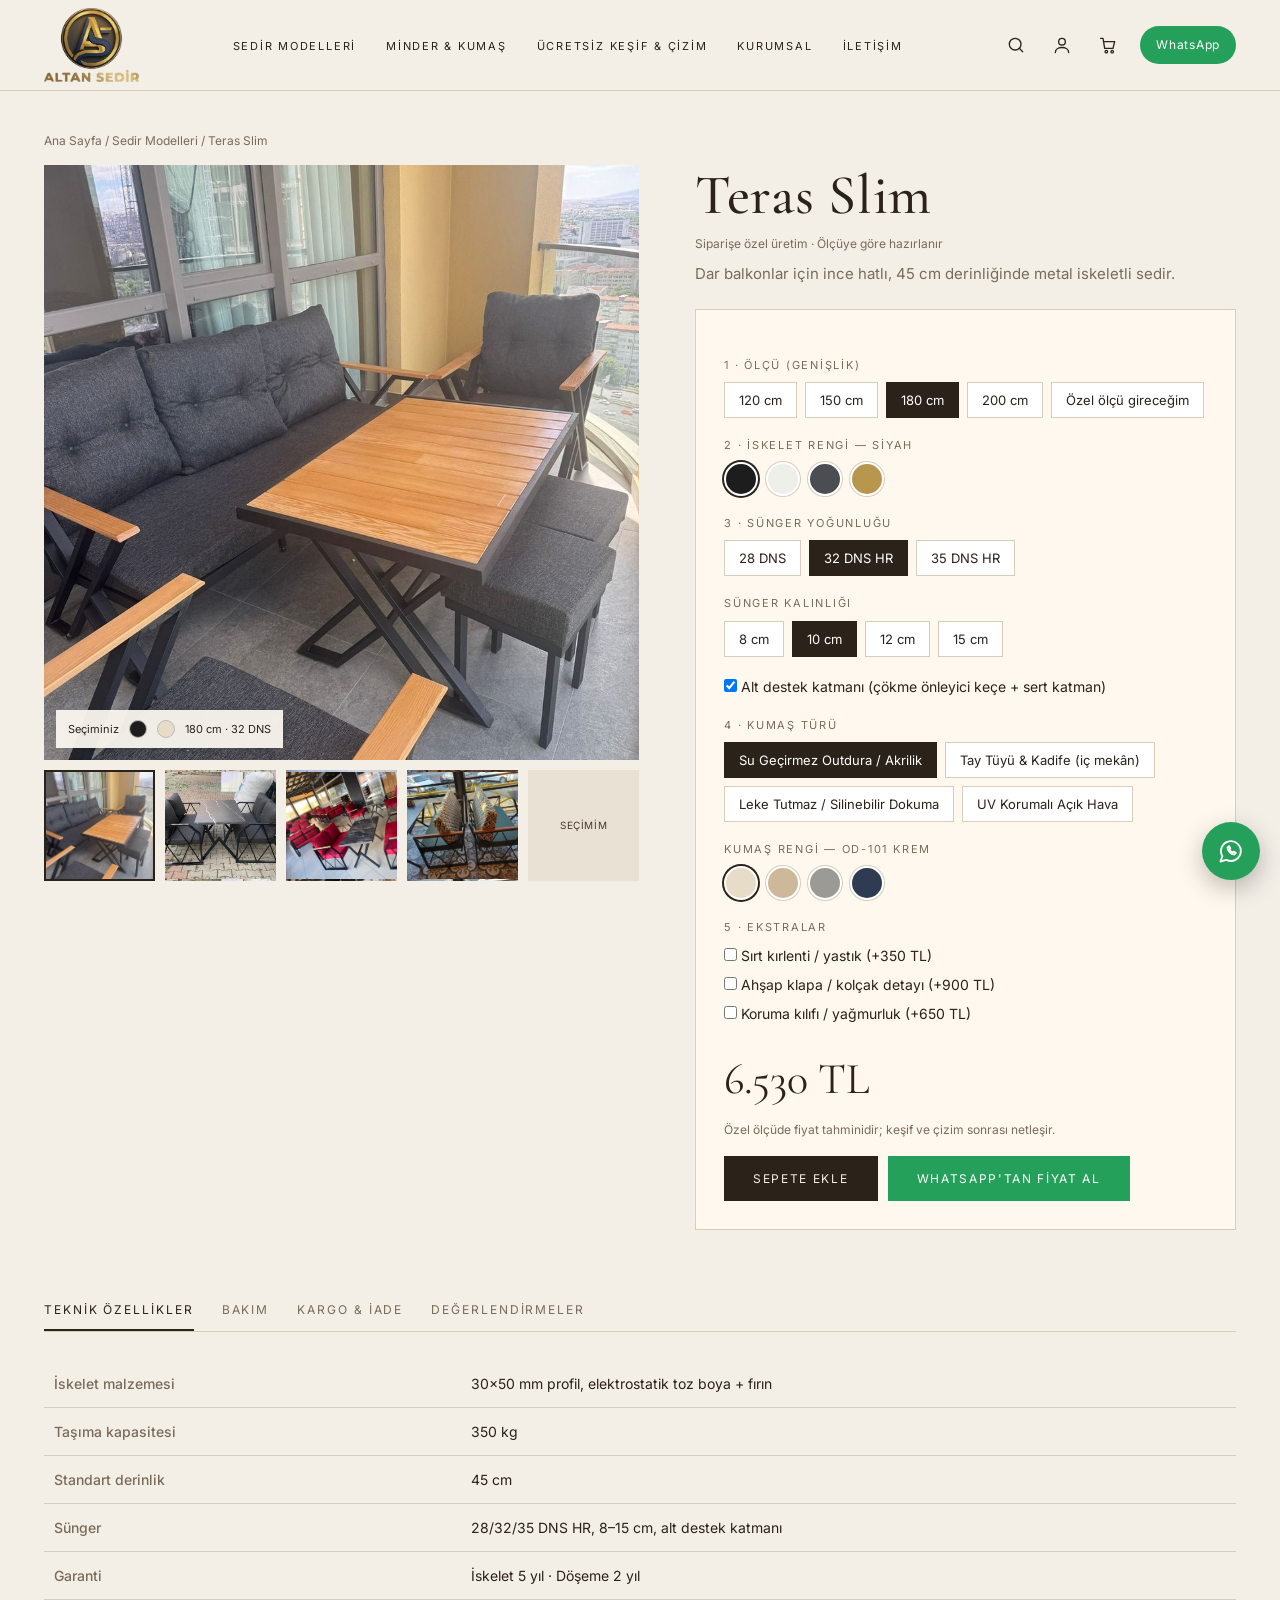
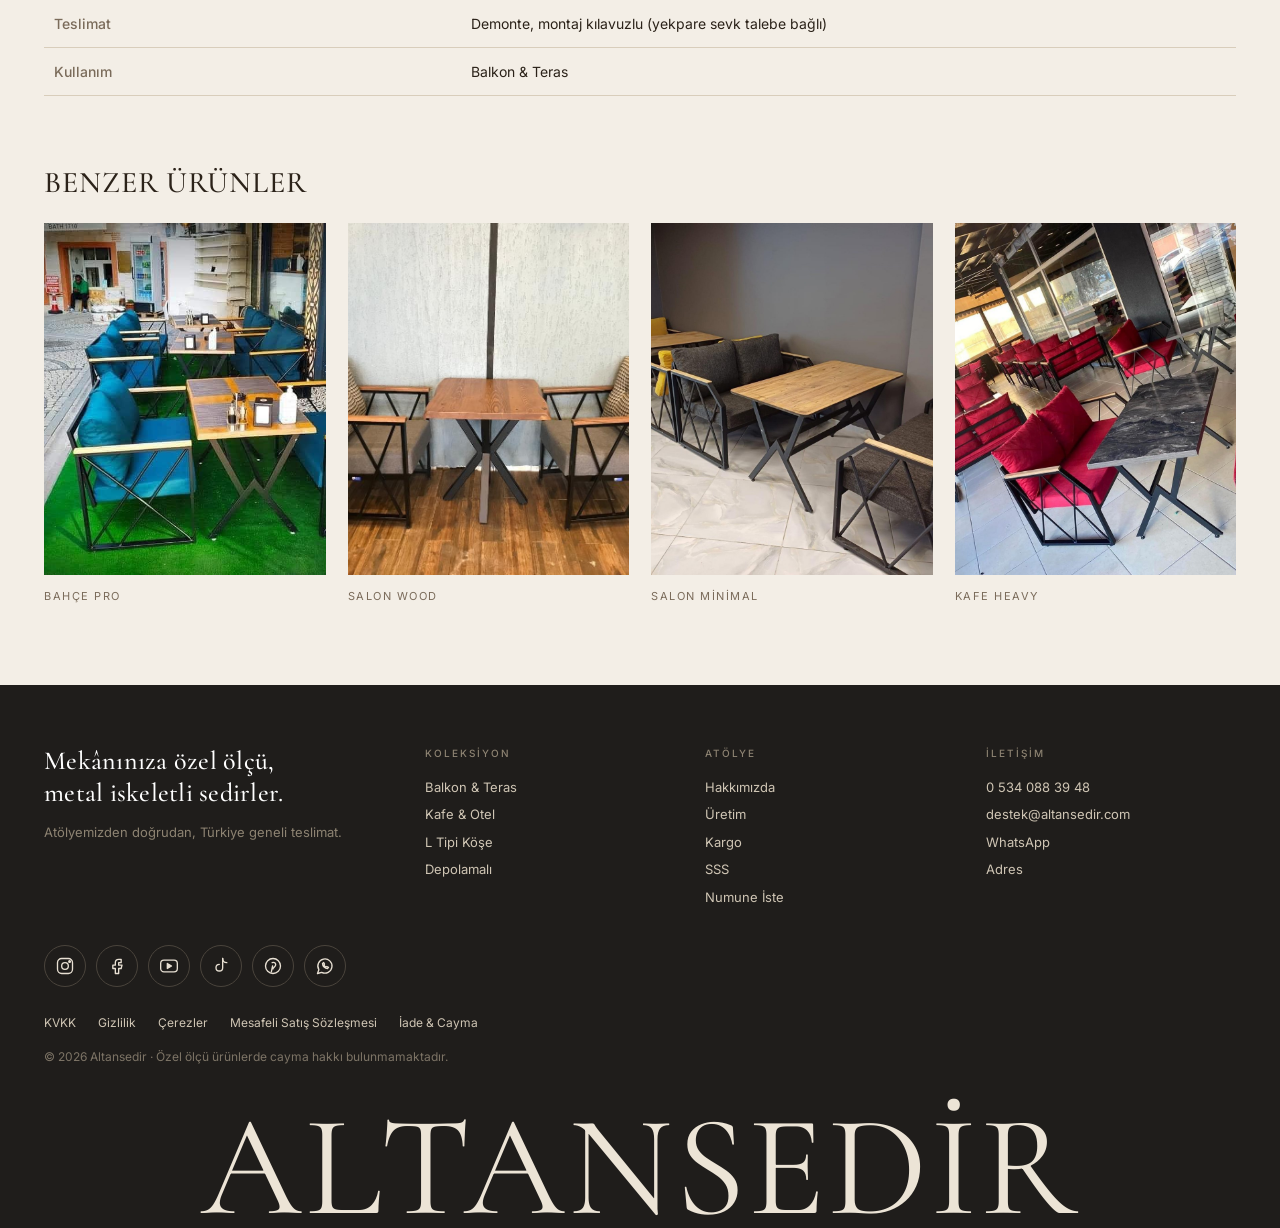
<file: urun.html>
<!doctype html><html lang="tr"><head><meta charset="utf-8"><meta name="viewport" content="width=device-width,initial-scale=1">
<title>Ürün Detayı — Altansedir</title><meta name="description" content="Konfigüratör ile ölçü, renk, sünger ve kumaşı seçin.">
<link rel="preconnect" href="https://fonts.googleapis.com"><link href="https://fonts.googleapis.com/css2?family=Cormorant+Garamond:wght@400;500;600&family=Inter:wght@400;500&display=swap" rel="stylesheet">
<link rel="stylesheet" href="assets/style.css"></head><body><div id="hdr"></div>
<section style="padding-top:40px"><div class="wrap"><div class="crumbs"><a href="index.html">Ana Sayfa</a> / <a href="sedir-modelleri.html">Sedir Modelleri</a> / <span id="bc"></span></div>
<div class="detail"><div class="gallery"><div class="main" id="gmain"></div><div class="thumbs" id="gth"></div></div>
<div><h1 style="font-size:clamp(36px,5vw,56px)" id="pn"></h1><p class="note" style="margin:8px 0">Siparişe özel üretim · Ölçüye göre hazırlanır</p><p style="color:var(--mut)" id="pd"></p>
<div class="cfg" style="margin-top:22px"><div id="cfg"></div><div class="price" id="price"></div><p class="note">Özel ölçüde fiyat tahminidir; keşif ve çizim sonrası netleşir.</p>
<div style="display:flex;gap:10px;flex-wrap:wrap;margin-top:16px"><button class="btn fill" id="add">Sepete Ekle</button><button class="btn wa" id="waq">WhatsApp'tan Fiyat Al</button></div></div></div></div>

<div class="tabs"><button class="on" data-t="t1">Teknik Özellikler</button><button data-t="t2">Bakım</button><button data-t="t3">Kargo & İade</button><button data-t="t4">Değerlendirmeler</button></div>
<div><div class="pane on" id="t1"><table id="spec"></table></div>
<div class="pane" id="t2"><p>Metal profil: nemli bezle silin, çizik oluşursa aynı renk dokunuş boyası kullanın. Kumaş: su geçirmez kumaşlar sabunlu su ile silinir; sert kimyasal kullanmayın. Kış aylarında yağmurluk kılıfı önerilir.</p></div>
<div class="pane" id="t3"><p>Türkiye geneli demonte kargo. Özel ölçü ürünlerde cayma hakkı yoktur; üretim hatalarında ücretsiz değişim yapılır. Standart ölçü ürünlerde 14 gün iade.</p></div>
<div class="pane" id="t4"><p>Bu model için henüz değerlendirme yok. Satın aldıysanız fotoğrafınızı ve yorumunuzu <a href="#" onclick="wa('Merhaba, ürün yorumu ve fotoğrafı göndermek istiyorum.');return false" style="text-decoration:underline">WhatsApp'tan</a> iletebilirsiniz.</p></div></div>
<h2 style="margin:70px 0 24px;font-size:30px">Benzer Ürünler</h2><div class="grid g4" id="sim"></div></div></section>
<div class="lb" id="lb"><button aria-label="Kapat">×</button><img id="lbimg" alt=""></div><div id="ftr"></div><script src="assets/app.js"></script>
<script src="assets/cfg.js"></script><script>
document.addEventListener('DOMContentLoaded',()=>{
 const id=new URLSearchParams(location.search).get('id');const p=PRODUCTS.find(x=>x.id===id)||PRODUCTS[0];
 document.title=p.name+' — Altansedir';$('#bc').textContent=p.name;$('#pn').textContent=p.name;$('#pd').textContent=p.desc;
 let cur,idx=0;const photos=galleryFor(p);
 function gal(){
  const S=cur.S,fc=FRAMES[S.frame],fb=S.fab;
  const sel=`<div class="selbadge"><span>Seçiminiz</span><i style="background:${fc.c}" title="İskelet: ${fc.n}"></i><i style="background:${fb[2]}" title="Kumaş: ${fb[0]} ${fb[1]}"></i><span>${S.w} cm · ${S.dens} DNS</span></div>`;
  const g=$('#gmain');
  if(idx==='sel'){g.style.cursor='default';g.innerHTML=`<div class="svgw">${cur.svg}</div><div class="selbadge"><span>Seçiminizin önizlemesi (çizim)</span></div>`}
  else{g.style.cursor='zoom-in';g.innerHTML=`<img src="assets/img/${photos[idx]}" alt="${p.name}">`+sel}
  $('#gth').innerHTML=photos.map((f,i)=>`<button class="${i===idx?'on':''}" data-v="${i}" style="background-image:url(assets/img/${f})" aria-label="Fotoğraf ${i+1}"></button>`).join('')+`<button class="${idx==='sel'?'on':''}" data-v="sel" style="background:var(--bg2)"><span style="position:static;background:none;color:var(--brown);font-size:10px;display:block;padding:14px 2px">Seçimim</span></button>`;}
 $('#gth').addEventListener('click',e=>{const b=e.target.closest('button');if(b){idx=b.dataset.v==='sel'?'sel':+b.dataset.v;gal()}});
 $('#gmain').addEventListener('click',()=>{if(idx!=='sel'){$('#lbimg').src='assets/img/'+photos[idx];$('#lb').classList.add('open')}});
 $('#lb').onclick=()=>$('#lb').classList.remove('open');
 document.addEventListener('keydown',e=>{if(e.key==='Escape')$('#lb').classList.remove('open')});
 mountCfg($('#cfg'),p,r=>{cur=r;$('#price').textContent=money(r.price);gal()});
 $('#add').onclick=()=>{addToCart({key:p.id+'|'+cur.summary,id:p.id,name:p.name,summary:cur.summary,price:cur.price,photo:photos[0]});toast('Sepete eklendi.');const a=$('#add');a.textContent='Sepete Eklendi ✓ — Sepete Git';a.onclick=()=>location.href='sepet.html'};
 $('#waq').onclick=()=>wa('Merhaba, fiyat almak istiyorum:\n'+cur.summary+'\nTahmini: '+money(cur.price));
$('#spec').innerHTML=[['İskelet malzemesi',p.profile+' profil, elektrostatik toz boya + fırın'],['Taşıma kapasitesi',p.cap+' kg'],['Standart derinlik',p.depth+' cm'],['Sünger','28/32/35 DNS HR, 8–15 cm, alt destek katmanı'],['Garanti','İskelet 5 yıl · Döşeme 2 yıl'],['Teslimat','Demonte, montaj kılavuzlu (yekpare sevk talebe bağlı)'],['Kullanım',p.use.map(u=>USES[u]).join(', ')]].map(r=>`<tr><th>${r[0]}</th><td>${r[1]}</td></tr>`).join('');
 $('#sim').innerHTML=PRODUCTS.filter(x=>x.id!==p.id).slice(0,4).map(x=>`<a class="card" href="urun.html?id=${x.id}"><div class="thumb" data-photo="urun-${x.id}">${sofaSVG(FRAMES[x.frame].c,FABRICS.find(f=>f[3]===x.fabric)[2],{wood:x.wood,l:x.l})}</div><div class="cap"><span>${x.name}</span></div></a>`).join('');
});
</script></body></html>
</file>
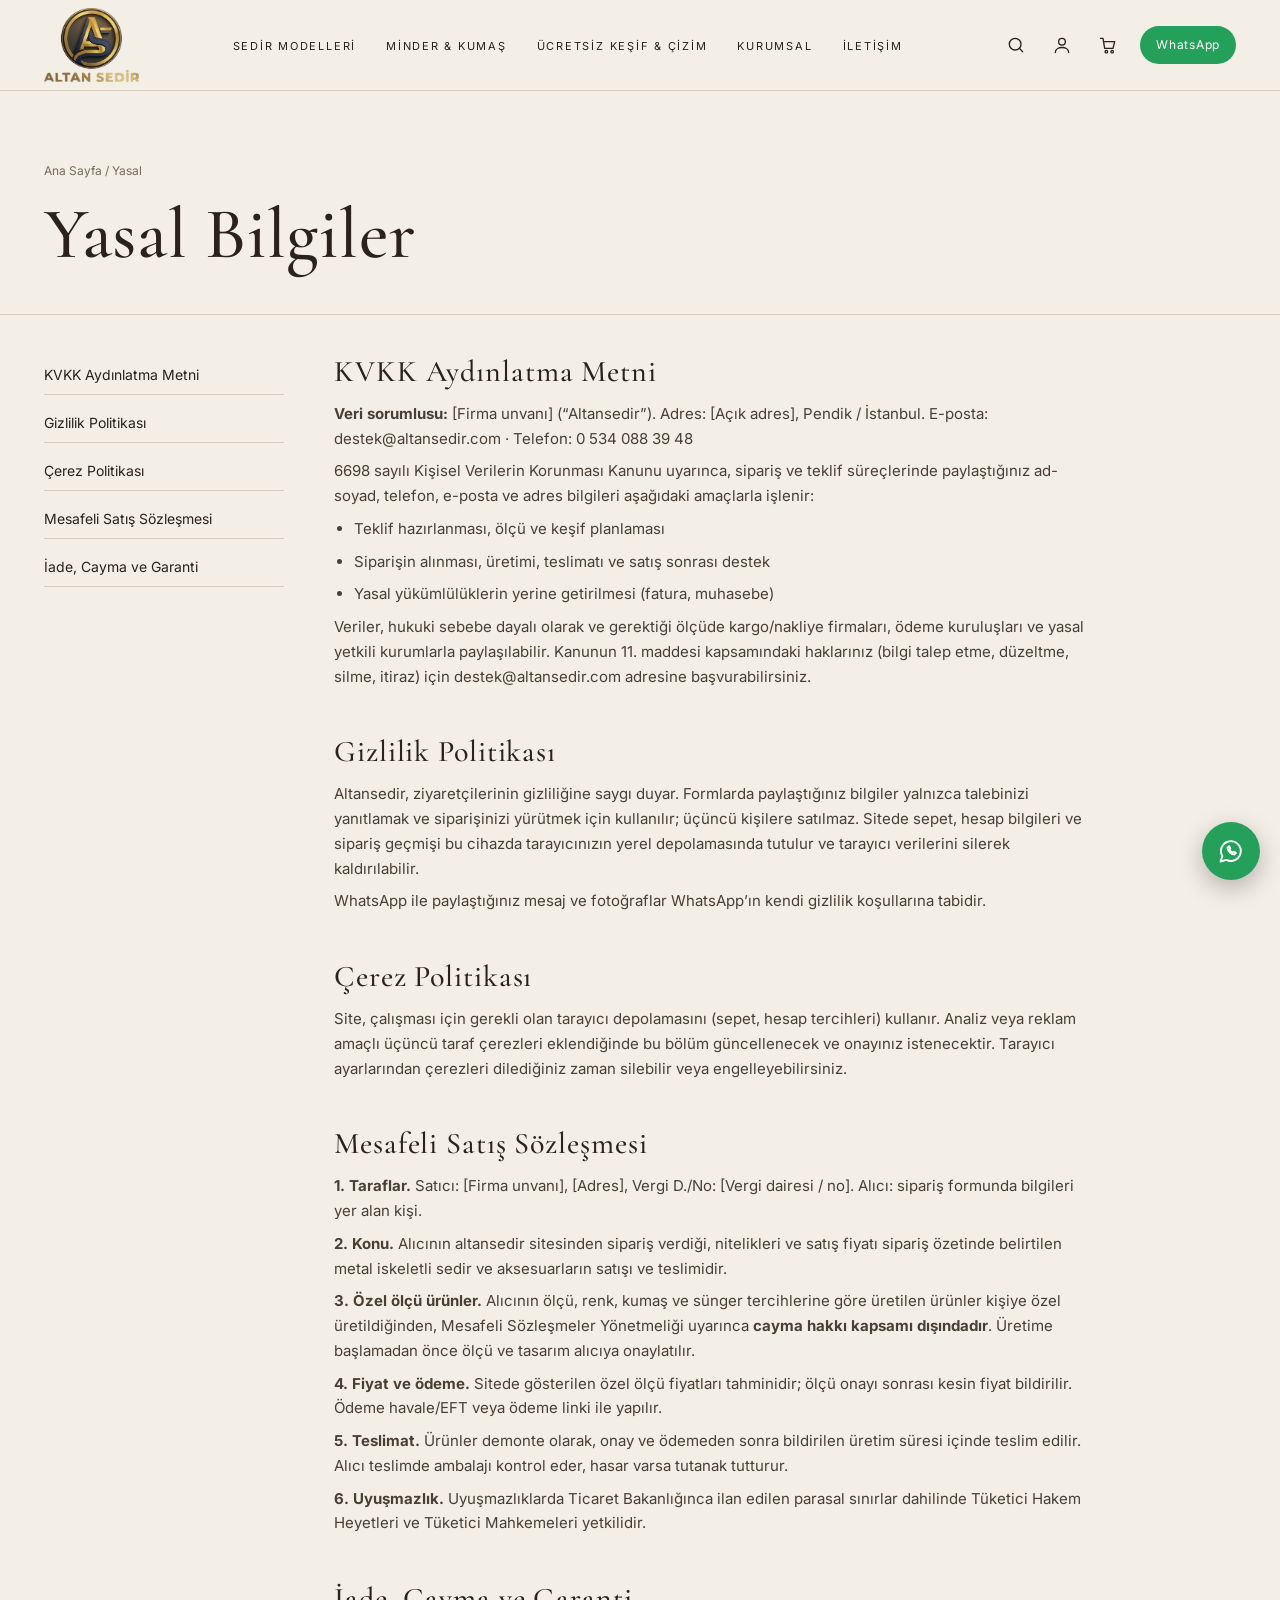
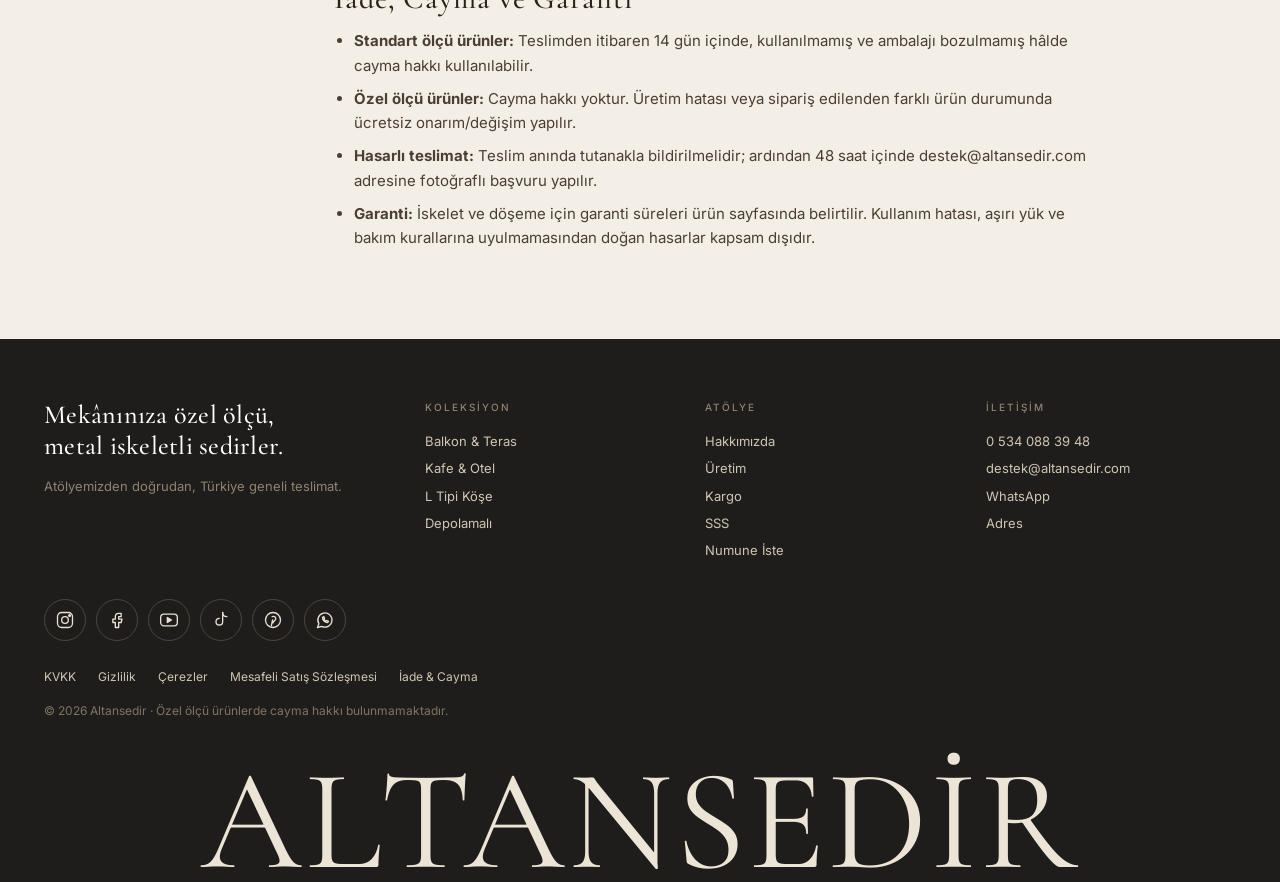
<file: yasal.html>
<!doctype html><html lang="tr"><head><meta charset="utf-8"><meta name="viewport" content="width=device-width,initial-scale=1">
<title>Yasal Bilgiler — Altansedir</title><meta name="description" content="KVKK, gizlilik, çerez, mesafeli satış ve iade koşulları.">
<link rel="preconnect" href="https://fonts.googleapis.com"><link href="https://fonts.googleapis.com/css2?family=Cormorant+Garamond:wght@400;500;600&family=Inter:wght@400;500&display=swap" rel="stylesheet">
<link rel="stylesheet" href="assets/style.css"></head><body><div id="hdr"></div>
<div class="pagehead"><div class="wrap"><div class="crumbs">Ana Sayfa / Yasal</div><h1 style="font-size:clamp(40px,6vw,72px)">Yasal Bilgiler</h1></div></div><section style="padding-top:40px"><div class="wrap legalwrap"><nav><a href="#kvkk">KVKK Aydınlatma Metni</a><a href="#gizlilik">Gizlilik Politikası</a><a href="#cerez">Çerez Politikası</a><a href="#mesafeli">Mesafeli Satış Sözleşmesi</a><a href="#iade">İade, Cayma ve Garanti</a></nav>
<article>
<h2 id="kvkk">KVKK Aydınlatma Metni</h2>
<p><b>Veri sorumlusu:</b> [Firma unvanı] (“Altansedir”). Adres: [Açık adres], Pendik / İstanbul. E-posta: destek@altansedir.com · Telefon: 0 534 088 39 48</p>
<p>6698 sayılı Kişisel Verilerin Korunması Kanunu uyarınca, sipariş ve teklif süreçlerinde paylaştığınız ad-soyad, telefon, e-posta ve adres bilgileri aşağıdaki amaçlarla işlenir:</p>
<ul><li>Teklif hazırlanması, ölçü ve keşif planlaması</li><li>Siparişin alınması, üretimi, teslimatı ve satış sonrası destek</li><li>Yasal yükümlülüklerin yerine getirilmesi (fatura, muhasebe)</li></ul>
<p>Veriler, hukuki sebebe dayalı olarak ve gerektiği ölçüde kargo/nakliye firmaları, ödeme kuruluşları ve yasal yetkili kurumlarla paylaşılabilir. Kanunun 11. maddesi kapsamındaki haklarınız (bilgi talep etme, düzeltme, silme, itiraz) için destek@altansedir.com adresine başvurabilirsiniz.</p>
<h2 id="gizlilik">Gizlilik Politikası</h2>
<p>Altansedir, ziyaretçilerinin gizliliğine saygı duyar. Formlarda paylaştığınız bilgiler yalnızca talebinizi yanıtlamak ve siparişinizi yürütmek için kullanılır; üçüncü kişilere satılmaz. Sitede sepet, hesap bilgileri ve sipariş geçmişi bu cihazda tarayıcınızın yerel depolamasında tutulur ve tarayıcı verilerini silerek kaldırılabilir.</p>
<p>WhatsApp ile paylaştığınız mesaj ve fotoğraflar WhatsApp’ın kendi gizlilik koşullarına tabidir.</p>
<h2 id="cerez">Çerez Politikası</h2>
<p>Site, çalışması için gerekli olan tarayıcı depolamasını (sepet, hesap tercihleri) kullanır. Analiz veya reklam amaçlı üçüncü taraf çerezleri eklendiğinde bu bölüm güncellenecek ve onayınız istenecektir. Tarayıcı ayarlarından çerezleri dilediğiniz zaman silebilir veya engelleyebilirsiniz.</p>
<h2 id="mesafeli">Mesafeli Satış Sözleşmesi</h2>
<p><b>1. Taraflar.</b> Satıcı: [Firma unvanı], [Adres], Vergi D./No: [Vergi dairesi / no]. Alıcı: sipariş formunda bilgileri yer alan kişi.</p>
<p><b>2. Konu.</b> Alıcının altansedir sitesinden sipariş verdiği, nitelikleri ve satış fiyatı sipariş özetinde belirtilen metal iskeletli sedir ve aksesuarların satışı ve teslimidir.</p>
<p><b>3. Özel ölçü ürünler.</b> Alıcının ölçü, renk, kumaş ve sünger tercihlerine göre üretilen ürünler kişiye özel üretildiğinden, Mesafeli Sözleşmeler Yönetmeliği uyarınca <b>cayma hakkı kapsamı dışındadır</b>. Üretime başlamadan önce ölçü ve tasarım alıcıya onaylatılır.</p>
<p><b>4. Fiyat ve ödeme.</b> Sitede gösterilen özel ölçü fiyatları tahminidir; ölçü onayı sonrası kesin fiyat bildirilir. Ödeme havale/EFT veya ödeme linki ile yapılır.</p>
<p><b>5. Teslimat.</b> Ürünler demonte olarak, onay ve ödemeden sonra bildirilen üretim süresi içinde teslim edilir. Alıcı teslimde ambalajı kontrol eder, hasar varsa tutanak tutturur.</p>
<p><b>6. Uyuşmazlık.</b> Uyuşmazlıklarda Ticaret Bakanlığınca ilan edilen parasal sınırlar dahilinde Tüketici Hakem Heyetleri ve Tüketici Mahkemeleri yetkilidir.</p>
<h2 id="iade">İade, Cayma ve Garanti</h2>
<ul><li><b>Standart ölçü ürünler:</b> Teslimden itibaren 14 gün içinde, kullanılmamış ve ambalajı bozulmamış hâlde cayma hakkı kullanılabilir.</li><li><b>Özel ölçü ürünler:</b> Cayma hakkı yoktur. Üretim hatası veya sipariş edilenden farklı ürün durumunda ücretsiz onarım/değişim yapılır.</li><li><b>Hasarlı teslimat:</b> Teslim anında tutanakla bildirilmelidir; ardından 48 saat içinde destek@altansedir.com adresine fotoğraflı başvuru yapılır.</li><li><b>Garanti:</b> İskelet ve döşeme için garanti süreleri ürün sayfasında belirtilir. Kullanım hatası, aşırı yük ve bakım kurallarına uyulmamasından doğan hasarlar kapsam dışıdır.</li></ul>
</article></div></section>
<div id="ftr"></div><script src="assets/app.js"></script></body></html>
</file>
<file: assets/style.css>
:root{--bg:#f3eee6;--bg2:#e9e1d4;--ink:#2b2219;--mut:#7a6b5a;--brown:#4a3a2c;--dark:#1f1d1b;--line:#d8cdbb;--acc:#a9784a;--wa:#25a05a}
*{box-sizing:border-box;margin:0;padding:0}
html{scroll-behavior:smooth}
body{font-family:'Inter',system-ui,sans-serif;background:var(--bg);color:var(--ink);font-size:15px;line-height:1.65}
img,svg{max-width:100%;display:block}
a{color:inherit;text-decoration:none}
.serif,h1,h2,h3{font-family:'Cormorant Garamond',Georgia,serif;font-weight:500;letter-spacing:.01em;line-height:1.1}
h1{font-size:clamp(40px,7vw,88px)}h2{font-size:clamp(28px,4vw,44px);text-transform:uppercase;letter-spacing:.03em}h3{font-size:24px}
.wrap{max-width:1240px;margin:0 auto;padding:0 24px}
section{padding:80px 0}
.eyebrow{font-size:11px;letter-spacing:.2em;text-transform:uppercase;color:var(--mut);margin-bottom:14px;display:block}
.btn{display:inline-block;padding:14px 28px;border:1px solid var(--ink);font-size:12px;letter-spacing:.14em;text-transform:uppercase;cursor:pointer;background:transparent;color:var(--ink);transition:.2s;font-family:inherit}
.btn:hover{background:var(--ink);color:var(--bg)}
.btn.fill{background:var(--ink);color:var(--bg)}.btn.fill:hover{background:var(--acc);border-color:var(--acc)}
.btn.wa{background:var(--wa);border-color:var(--wa);color:#fff}.btn.wa:hover{background:#1c8348}
.btn.light{border-color:#fff;color:#fff}.btn.light:hover{background:#fff;color:var(--ink)}
/* header */
header.site{position:sticky;top:0;z-index:50;background:rgba(243,238,230,.94);backdrop-filter:blur(8px);border-bottom:1px solid var(--line)}
.hrow{display:flex;align-items:center;justify-content:space-between;height:72px;gap:20px}
.logo{font-family:'Cormorant Garamond',serif;font-size:28px;letter-spacing:.14em}
nav.main{display:flex;gap:30px}
nav.main>div{position:relative;padding:26px 0}
nav.main>div>a{font-size:11px;letter-spacing:.16em;text-transform:uppercase}
.drop{display:none;position:absolute;top:70px;left:-20px;background:var(--bg);border:1px solid var(--line);padding:22px 26px;min-width:260px;box-shadow:0 20px 40px rgba(60,40,20,.12)}
.drop.wide{display:none;min-width:520px;grid-template-columns:1fr 1fr;gap:28px}
nav.main>div:hover .drop{display:block}nav.main>div:hover .drop.wide{display:grid}
.drop h4{font-size:10px;letter-spacing:.2em;text-transform:uppercase;color:var(--mut);margin-bottom:10px;font-weight:500}
.drop a{display:block;padding:5px 0;font-size:14px;color:var(--brown)}.drop a:hover{color:var(--acc)}
.hright{display:flex;gap:18px;align-items:center;font-size:12px}
.burger{display:none;background:none;border:0;font-size:26px;cursor:pointer}
.pill{background:var(--wa);color:#fff;padding:9px 16px;border-radius:30px;font-size:12px;letter-spacing:.06em}
/* hero */
.hero{min-height:88vh;display:flex;align-items:flex-end;position:relative;color:#fff;padding:0;background:linear-gradient(180deg,rgba(30,20,10,.25),rgba(30,20,10,.65)),radial-gradient(circle at 70% 30%,#c9a97d,#7b5b3d 55%,#3d2c1e)}
.hero .wrap{padding-bottom:70px;width:100%}
.hero h1{max-width:760px;font-size:clamp(38px,6vw,76px)}
.hero p{max-width:560px;margin:22px 0 32px;opacity:.9}
.hero .art{position:absolute;right:5%;top:16%;width:min(36vw,470px);opacity:.95}
.trust{background:var(--brown);color:#e9dcc8;padding:22px 0;font-size:12px;letter-spacing:.12em;text-transform:uppercase}
.trust .wrap{display:flex;justify-content:space-between;flex-wrap:wrap;gap:14px}
/* grids */
.grid{display:grid;gap:22px}
.g5{grid-template-columns:repeat(5,1fr)}.g4{grid-template-columns:repeat(4,1fr)}.g3{grid-template-columns:repeat(3,1fr)}.g2{grid-template-columns:1fr 1fr}
.card{display:block}
.thumb{background:linear-gradient(160deg,#e7dcc9,#cdbb9f);aspect-ratio:4/5;display:flex;align-items:center;justify-content:center;padding:14px;overflow:hidden;transition:.3s}
.thumb.land{aspect-ratio:4/3}
.card:hover .thumb{filter:brightness(1.05)}
.card .cap{font-size:11px;letter-spacing:.14em;text-transform:uppercase;margin-top:12px;display:flex;justify-content:space-between;gap:10px}
.card .cap span:last-child{color:var(--mut)}
.catcard{position:relative;aspect-ratio:3/4;display:flex;align-items:flex-end;padding:18px;color:#fff;overflow:hidden}
.catcard b{font-family:'Cormorant Garamond',serif;font-size:24px;font-weight:500;line-height:1.1}
.catcard small{display:block;font-size:12px;opacity:.85;margin-top:4px}
.why{display:grid;grid-template-columns:repeat(4,1fr);gap:0;border-top:1px solid var(--line)}
.why div{padding:30px 24px 10px 0}.why .n{font-family:'Cormorant Garamond',serif;font-size:42px;color:var(--acc)}
.why h3{font-size:22px;margin:8px 0}.why p{color:var(--mut);font-size:14px}
.dark{background:var(--dark);color:#e8e0d3}.dark .eyebrow{color:#a99a85}
.split{display:grid;grid-template-columns:1fr 1fr;gap:60px;align-items:center}
/* configurator */
.cfg{background:#fff8ee;border:1px solid var(--line);padding:28px}
.cfg label{display:block;font-size:11px;letter-spacing:.16em;text-transform:uppercase;color:var(--mut);margin:18px 0 8px}
.opts{display:flex;flex-wrap:wrap;gap:8px}
.opt{border:1px solid var(--line);padding:9px 14px;font-size:13px;cursor:pointer;background:#fff;font-family:inherit;color:var(--ink)}
.opt.on{border-color:var(--ink);background:var(--ink);color:#fff}
.sw{width:34px;height:34px;border-radius:50%;border:2px solid #fff;box-shadow:0 0 0 1px var(--line);cursor:pointer;padding:0}
.sw.on{box-shadow:0 0 0 2px var(--ink)}
input,select,textarea{width:100%;padding:12px 14px;border:1px solid var(--line);background:#fff;font-family:inherit;font-size:14px;color:var(--ink)}
textarea{min-height:100px}
.row2{display:grid;grid-template-columns:1fr 1fr;gap:14px}.row3{display:grid;grid-template-columns:repeat(3,1fr);gap:14px}
.price{font-family:'Cormorant Garamond',serif;font-size:44px;margin:18px 0 4px}
.note{font-size:12px;color:var(--mut)}
.check{display:flex;gap:10px;align-items:center;font-size:14px;margin:8px 0;cursor:pointer}.check input{width:auto}
/* catalog */
.catalog{display:grid;grid-template-columns:240px 1fr;gap:40px}
.filters h4{font-size:11px;letter-spacing:.16em;text-transform:uppercase;margin:22px 0 8px;color:var(--mut);font-weight:500}
.filters .check{font-size:13px;margin:5px 0}
.pagehead{padding:70px 0 40px;border-bottom:1px solid var(--line)}
.crumbs{font-size:12px;color:var(--mut);margin-bottom:14px}
/* detail */
.detail{display:grid;grid-template-columns:1.1fr 1fr;gap:56px}
.gallery .main{background:linear-gradient(160deg,#e7dcc9,#cdbb9f);aspect-ratio:1/1;display:flex;align-items:center;justify-content:center;padding:30px}
.gallery .thumbs{display:grid;grid-template-columns:repeat(4,1fr);gap:10px;margin-top:10px}
.gallery .thumbs button{background:#dccfb9;border:2px solid transparent;aspect-ratio:1;font-size:11px;letter-spacing:.08em;text-transform:uppercase;cursor:pointer;color:var(--brown);font-family:inherit;padding:4px}
.gallery .thumbs button.on{border-color:var(--ink)}
.tabs{display:flex;gap:28px;border-bottom:1px solid var(--line);margin:60px 0 28px;flex-wrap:wrap}
.tabs button{background:none;border:0;padding:12px 0;font-size:12px;letter-spacing:.16em;text-transform:uppercase;cursor:pointer;color:var(--mut);font-family:inherit;border-bottom:2px solid transparent}
.tabs button.on{color:var(--ink);border-color:var(--ink)}
.pane{display:none}.pane.on{display:block}
table{border-collapse:collapse;width:100%;font-size:14px}
td,th{padding:12px 10px;border-bottom:1px solid var(--line);text-align:left;vertical-align:top}th{font-weight:500;color:var(--mut);width:35%}
.stars{color:var(--acc);letter-spacing:2px}
.quote{border:1px solid var(--line);padding:24px;background:#fbf7f0}
.quote p{font-family:'Cormorant Garamond',serif;font-size:22px;line-height:1.35;margin-bottom:14px}
/* faq */
.faq details{border-bottom:1px solid var(--line);padding:18px 0}
.faq summary{cursor:pointer;font-size:14px;letter-spacing:.04em;list-style:none;display:flex;justify-content:space-between}
.faq summary::after{content:'+';font-size:20px}.faq details[open] summary::after{content:'–'}
.faq p{color:var(--mut);margin-top:12px;max-width:760px}
.steps{counter-reset:s;display:grid;grid-template-columns:repeat(4,1fr);gap:22px}
.steps div{border-top:1px solid var(--ink);padding-top:14px}.steps div::before{counter-increment:s;content:"0" counter(s);font-family:'Cormorant Garamond',serif;font-size:34px;color:var(--acc);display:block}
.steps h3{font-size:20px;margin:4px 0}.steps p{font-size:13px;color:var(--mut)}
.swatches{display:grid;grid-template-columns:repeat(auto-fill,minmax(120px,1fr));gap:14px}
.swatch .chip{aspect-ratio:1;border:1px solid var(--line)}.swatch small{display:block;font-size:11px;margin-top:6px;letter-spacing:.06em}
.swatch .check{margin:4px 0;font-size:11px}
/* footer */
footer.site{background:var(--dark);color:#cfc5b4;padding:60px 0 0;overflow:hidden}
.fcols{display:grid;grid-template-columns:1.4fr 1fr 1fr 1fr;gap:30px;font-size:13px}
.fcols h5{font-size:10px;letter-spacing:.2em;text-transform:uppercase;color:#8d8372;margin-bottom:12px;font-weight:500}
.fcols a{display:block;padding:3px 0}.fcols a:hover{color:#fff}
.bigmark{font-family:'Cormorant Garamond',serif;font-size:clamp(40px,11.2vw,170px);line-height:.85;color:#ece4d6;letter-spacing:.02em;margin-top:40px;white-space:nowrap;text-align:center}
.wafloat{position:fixed;right:20px;bottom:20px;z-index:60;background:var(--wa);color:#fff;width:58px;height:58px;border-radius:50%;display:flex;align-items:center;justify-content:center;font-size:28px;box-shadow:0 8px 24px rgba(0,0,0,.25)}
.toast{position:fixed;left:50%;bottom:30px;transform:translateX(-50%);background:var(--ink);color:#fff;padding:14px 22px;z-index:99;display:none}
.map{background:linear-gradient(135deg,#d8cdbb,#bfae93);min-height:320px;display:flex;align-items:center;justify-content:center;color:var(--brown);letter-spacing:.14em;text-transform:uppercase;font-size:12px}
@media(max-width:960px){
 nav.main{display:none;position:absolute;top:72px;left:0;right:0;background:var(--bg);flex-direction:column;gap:0;padding:10px 24px 24px;border-bottom:1px solid var(--line)}
 nav.main.open{display:flex}nav.main>div{padding:12px 0}.drop,.drop.wide{position:static;display:none!important;box-shadow:none;border:0;padding:6px 0 0 10px;min-width:0}
 nav.main>div:hover .drop{display:block!important}.burger{display:block}.hright .hide-m{display:none}
 .g5,.g4{grid-template-columns:repeat(2,1fr)}.g3{grid-template-columns:1fr 1fr}.why,.steps{grid-template-columns:1fr 1fr}
 .split,.detail,.catalog,.g2{grid-template-columns:1fr}.hero .art{display:none}.fcols{grid-template-columns:1fr 1fr}
 section{padding:56px 0}
}
@media(max-width:560px){.g3,.why,.steps,.row2,.row3{grid-template-columns:1fr}.wrap{padding:0 18px}}

.soc{display:flex;flex-wrap:wrap;gap:10px}.soc a{border:1px solid #4a443c;padding:8px 16px;border-radius:30px;font-size:12px;letter-spacing:.08em;color:#e8e0d3;transition:.2s}.soc a:hover{background:#ece4d6;color:var(--dark)}
.has-photo{position:relative}.catcard.has-photo::after,.hero.has-photo::after{content:'';position:absolute;inset:0;background:linear-gradient(180deg,rgba(0,0,0,.05),rgba(0,0,0,.6))}.catcard.has-photo b,.catcard.has-photo small{position:relative;z-index:1}
/* contact */
.chero{background:var(--brown);color:#f3eee6;padding:90px 0 130px}.chero p{max-width:560px;margin-top:18px;opacity:.85}
.cards{display:grid;grid-template-columns:repeat(4,1fr);gap:18px;margin-top:-80px}
.ccard{background:#fff8ee;border:1px solid var(--line);padding:26px;display:block;transition:.2s}.ccard:hover{transform:translateY(-4px);box-shadow:0 18px 36px rgba(60,40,20,.14)}
.ccard .ic{width:44px;height:44px;border-radius:50%;background:var(--ink);color:#fff;display:flex;align-items:center;justify-content:center;font-size:18px;margin-bottom:14px}
.ccard.wa .ic{background:var(--wa)}.ccard small{display:block;font-size:10px;letter-spacing:.2em;text-transform:uppercase;color:var(--mut)}.ccard b{font-family:'Cormorant Garamond',serif;font-size:24px;font-weight:500;display:block;margin:4px 0;word-break:break-word}.ccard span{font-size:13px;color:var(--mut)}
.cform{display:grid;grid-template-columns:1fr 1.15fr;gap:60px;align-items:start}
.hours{width:100%;font-size:14px}.hours td{padding:9px 0}.hours td:last-child{text-align:right;color:var(--mut)}
.socbig{display:grid;grid-template-columns:1fr 1fr;gap:10px;margin-top:14px}.socbig a{border:1px solid var(--line);padding:14px;text-align:center;font-size:13px;letter-spacing:.06em;background:#fff8ee;transition:.2s}.socbig a:hover{background:var(--ink);color:#fff}
@media(max-width:960px){.cards{grid-template-columns:1fr 1fr}.cform{grid-template-columns:1fr}}@media(max-width:560px){.cards{grid-template-columns:1fr}}

.catcard.has-photo{color:var(--ink)}.catcard.has-photo::after{background:linear-gradient(180deg,transparent 55%,rgba(255,255,255,.92))}.catcard.has-photo b,.catcard.has-photo small{color:var(--ink)}
.card:hover .thumb.has-photo{filter:none;opacity:.92}

.hero.has-photo .art{display:none}.hero .wrap{position:relative;z-index:1}
.catcard.has-photo:not([style*="cover"]){}
.thumb.has-photo{box-sizing:border-box}
/* kategori kartları: fotoğraf varken beyaz geçiş ve yazı gösterme */
.catcard.has-photo::after{display:none}.catcard.has-photo b,.catcard.has-photo small{display:none}

.hrow{height:90px}nav.main>div{padding:34px 0}.drop{top:88px}.logo{display:flex;align-items:center}

/* ===== v3 ===== */
.ico{display:block;flex:none}
.hright{gap:6px}.hbtn{position:relative;width:40px;height:40px;display:flex;align-items:center;justify-content:center;border-radius:50%;background:none;border:0;cursor:pointer;color:var(--ink)}.hbtn:hover{background:var(--bg2)}
.cartn{position:absolute;top:2px;right:0;min-width:17px;height:17px;border-radius:9px;background:var(--acc);color:#fff;font-size:10px;display:none;align-items:center;justify-content:center;padding:0 4px}
.pill{margin-left:6px}
.sbar{display:none;border-top:1px solid var(--line);background:var(--bg);padding:14px 0}.sbar.open{display:block}
.sbar form{display:flex;gap:10px}.sbar input{flex:1}
#sres a{display:flex;gap:12px;align-items:center;padding:8px 0;border-bottom:1px solid var(--line);font-size:14px}#sres small{display:block;color:var(--mut);font-size:12px}
.sth{width:54px;height:40px;background:var(--bg2);flex:none;background-size:cover}
.soc a{width:42px;height:42px;padding:0;display:flex;align-items:center;justify-content:center;border-radius:50%}
.legal{display:flex;flex-wrap:wrap;gap:6px 22px;margin-top:26px;font-size:12px}.legal a:hover{color:#fff}
.wafloat svg{stroke:#fff}
/* kategori kartları */
.catcard{aspect-ratio:3/4;transition:.4s;box-shadow:0 1px 0 var(--line)}
.catcard.has-photo::after{display:block!important;content:'';position:absolute;inset:0;background:linear-gradient(180deg,rgba(0,0,0,0) 45%,rgba(20,12,6,.82))}
.catcard.has-photo b,.catcard.has-photo small{display:block!important;color:#fff!important;position:relative;z-index:2}
.catcard .cc{position:relative;z-index:2;width:100%}.catcard .cc b{font-size:26px}.catcard .cc small{opacity:.85;letter-spacing:.14em;text-transform:uppercase;font-size:11px;margin-top:6px}
.catcard .cc i{position:absolute;right:0;bottom:2px;width:34px;height:34px;border:1px solid rgba(255,255,255,.7);border-radius:50%;display:flex;align-items:center;justify-content:center;font-style:normal;transition:.3s}
.catcard:hover .cc i{background:#fff;color:var(--ink)}
/* neden biz */
.why div .wi{width:54px;height:54px;border:1px solid var(--line);border-radius:50%;display:flex;align-items:center;justify-content:center;color:var(--acc);margin-bottom:6px}
.promo{display:grid;grid-template-columns:1.1fr 1fr;gap:56px;align-items:center}
.collage{position:relative;aspect-ratio:1/1}.collage .p1,.collage .p2{position:absolute;background-size:cover;background-position:center;box-shadow:0 20px 40px rgba(60,40,20,.2)}
.collage .p1{inset:0 22% 18% 0}.collage .p2{inset:36% 0 0 38%;border:8px solid var(--bg)}
.stats{display:grid;grid-template-columns:repeat(3,1fr);gap:16px;margin:26px 0;border-top:1px solid var(--line);padding-top:22px}.stats b{font-family:'Cormorant Garamond',serif;font-size:34px;font-weight:500;display:block;line-height:1}.stats span{font-size:12px;color:var(--mut)}
.ticks{list-style:none;display:grid;gap:10px;margin:18px 0}.ticks li{display:flex;gap:10px;align-items:flex-start;color:var(--brown)}.ticks svg{color:var(--acc);margin-top:3px}
/* katalog */
.badge{position:absolute;top:12px;left:12px;background:var(--ink);color:#fff;font-size:10px;letter-spacing:.14em;text-transform:uppercase;padding:5px 10px;z-index:2}
.thumb{position:relative}.card .meta{font-size:12px;color:var(--mut);margin-top:3px}
.prange{display:grid;grid-template-columns:1fr 1fr;gap:8px}.prange input{padding:9px}
.chips{display:flex;flex-wrap:wrap;gap:8px;margin-bottom:16px}.chip2{border:1px solid var(--line);background:#fff8ee;padding:5px 12px;font-size:12px;cursor:pointer;border-radius:20px}.chip2:hover{border-color:var(--ink)}
.fbtn{display:none}
/* ürün galerisi */
.gallery .main{position:relative;aspect-ratio:1/1;padding:0;background:var(--bg2);cursor:zoom-in;overflow:hidden}
.gallery .main img{width:100%;height:100%;object-fit:cover}.gallery .main .svgw{width:100%;padding:30px;cursor:default}
.gallery .thumbs{grid-template-columns:repeat(5,1fr)}.gallery .thumbs button{padding:0;overflow:hidden;background:var(--bg2) center/cover;aspect-ratio:1;position:relative}.gallery .thumbs button span{position:absolute;inset:auto 0 0 0;background:rgba(31,29,27,.7);color:#fff;font-size:9px;padding:3px;letter-spacing:.06em}
.selbadge{position:absolute;left:12px;bottom:12px;background:rgba(251,247,240,.94);padding:10px 12px;font-size:11px;display:flex;gap:10px;align-items:center;z-index:2;box-shadow:0 6px 20px rgba(0,0,0,.18)}.selbadge i{width:18px;height:18px;border-radius:50%;border:1px solid #bbb;display:inline-block}
.lb{position:fixed;inset:0;background:rgba(15,12,9,.92);z-index:200;display:none;align-items:center;justify-content:center}.lb.open{display:flex}.lb img{max-width:92vw;max-height:90vh}.lb button{position:absolute;top:16px;right:20px;background:none;border:0;color:#fff;font-size:34px;cursor:pointer}
/* üretim */
.pstep{border:1px solid var(--line);background:#fff8ee}.pstep .ph{aspect-ratio:4/3;background:var(--bg2) center/cover}.pstep .tx{padding:16px 18px 20px}.pstep .tx::before{content:attr(data-n);font-family:'Cormorant Garamond',serif;font-size:30px;color:var(--acc);display:block;line-height:1}.pstep h3{font-size:22px;margin:4px 0}.pstep p{font-size:13px;color:var(--mut)}
.psteps{display:grid;grid-template-columns:repeat(4,1fr);gap:20px}
/* hakkımızda */
.mosaic{display:grid;grid-template-columns:repeat(4,1fr);gap:12px}.mosaic div{aspect-ratio:1;background:var(--bg2) center/cover}
.vals{display:grid;grid-template-columns:repeat(3,1fr);gap:22px}.vals>div{border-top:1px solid var(--ink);padding-top:16px}.vals h3{margin:10px 0 6px}.vals p{color:var(--mut);font-size:14px}
.big{aspect-ratio:4/3;background:var(--bg2) center/cover}
/* sepet / form */
.cartrow{display:grid;grid-template-columns:110px 1fr auto;gap:18px;padding:18px 0;border-bottom:1px solid var(--line);align-items:center}.cartrow .im{aspect-ratio:1;background:var(--bg2) center/cover}.cartrow small{color:var(--mut);display:block;font-size:12px;margin-top:4px}
.qty{display:flex;align-items:center;gap:0;border:1px solid var(--line);width:max-content}.qty button{width:34px;height:34px;border:0;background:#fff;cursor:pointer;font-size:16px}.qty span{width:36px;text-align:center}
.sum{background:#fff8ee;border:1px solid var(--line);padding:26px;position:sticky;top:110px}.sum .row{display:flex;justify-content:space-between;padding:8px 0;font-size:14px}.sum .tot{font-family:'Cormorant Garamond',serif;font-size:36px}
.cwrap{display:grid;grid-template-columns:1.5fr 1fr;gap:50px;align-items:start}
.form label{display:block;font-size:11px;letter-spacing:.14em;text-transform:uppercase;color:var(--mut);margin:14px 0 6px}
.ok{background:#eef6ee;border:1px solid #b9d6b9;padding:24px}
.legalwrap{display:grid;grid-template-columns:240px 1fr;gap:50px}.legalwrap nav{position:sticky;top:110px;align-self:start;display:grid;gap:8px;font-size:14px}.legalwrap nav a{padding:8px 0;border-bottom:1px solid var(--line)}.legalwrap article{max-width:760px}.legalwrap h2{font-size:30px;margin:46px 0 14px;text-transform:none}.legalwrap h2:first-child{margin-top:0}.legalwrap p,.legalwrap li{color:#4a3f33;margin:8px 0}.legalwrap ul{padding-left:20px}
@media(max-width:960px){.promo,.cwrap,.legalwrap{grid-template-columns:1fr}.psteps{grid-template-columns:1fr 1fr}.mosaic{grid-template-columns:1fr 1fr}.vals{grid-template-columns:1fr}.sum{position:static}.legalwrap nav{position:static;grid-template-columns:1fr 1fr}
 .fbtn{display:inline-block;margin-bottom:14px}.filters{display:none}.filters.open{display:block}.hright .hbtn{width:36px}.gallery .thumbs{grid-template-columns:repeat(5,1fr)}}
@media(max-width:560px){.psteps,.stats{grid-template-columns:1fr 1fr}.cartrow{grid-template-columns:80px 1fr}.cartrow>:last-child{grid-column:1/-1}.pill{display:none}.logo img{height:60px!important}.hrow{height:76px}nav.main{top:76px}.catcard .cc b{font-size:20px}}
.socbig a{display:flex;gap:10px;align-items:center;justify-content:center}.ccard .ic svg{stroke:#fff}
.why div.wi{padding:0!important}
.collage .p2{border:0!important}
.catcard .cc{padding:20px 20px 22px}.catcard .cc i{right:20px;bottom:22px}.catcard .cc b{padding-right:42px}
</file>
